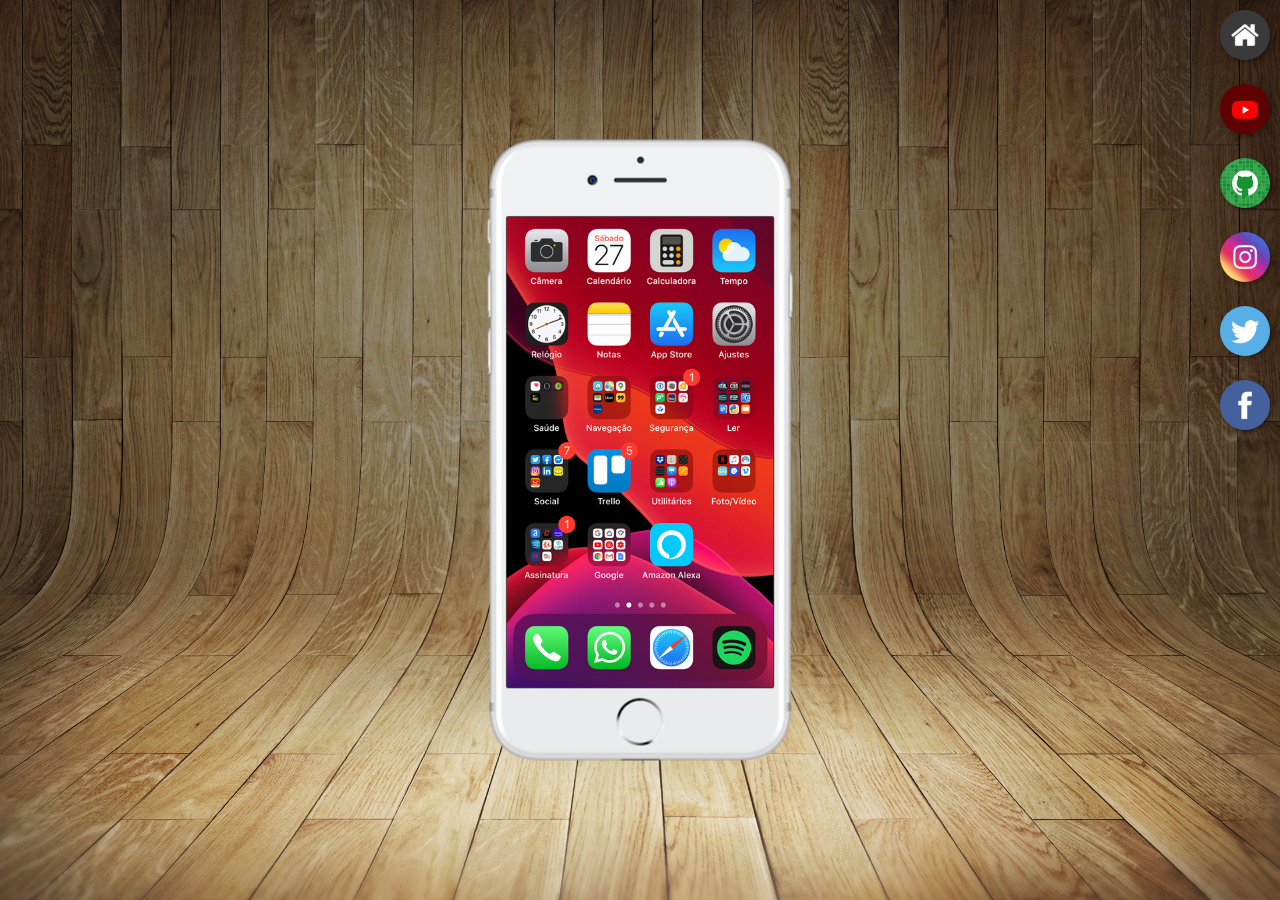
<file: index.html>
<!DOCTYPE html>
<html lang="pt-br">
<head>
    <meta charset="UTF-8">
    <meta name="viewport" content="width=device-width, initial-scale=1.0">
    <link rel="stylesheet" href="estilos/style.css">
    <link rel="shortcut icon" href="favicon.ico" type="image/x-icon">
    <title>Projeto Redes Sociais</title>
</head>
<body>
    <main>
        <section id="telefone">
            <iframe src="home.html" frameborder="0" name="tela" id="tela">
                Navegadr não compatível.
            </iframe>
        </section>
        <section id="redesociais">
            <a href="home.html" target="tela"><img src="imagens/logo-home.jpg" alt=""></a> <br>
            <a href="youtube.html" target="tela"><img src="imagens/logo-youtube.jpg" alt=""></a> <br>
            <a href="github.html" target="tela"><img src="imagens/logo-github.jpg" alt=""></a> <br>
            <a href="instagram.html" target="tela"><img src="imagens/logo-instagram.jpg" alt=""></a> <br>
            <a href="twitter.html" target="tela"><img src="imagens/logo-twitter.jpg" alt=""></a> <br>
            <a href="facebook.html" target="tela"><img src="imagens/logo-facebook.jpg" alt=""></a>
        </section>
    </main>
</body>
</html>
</file>
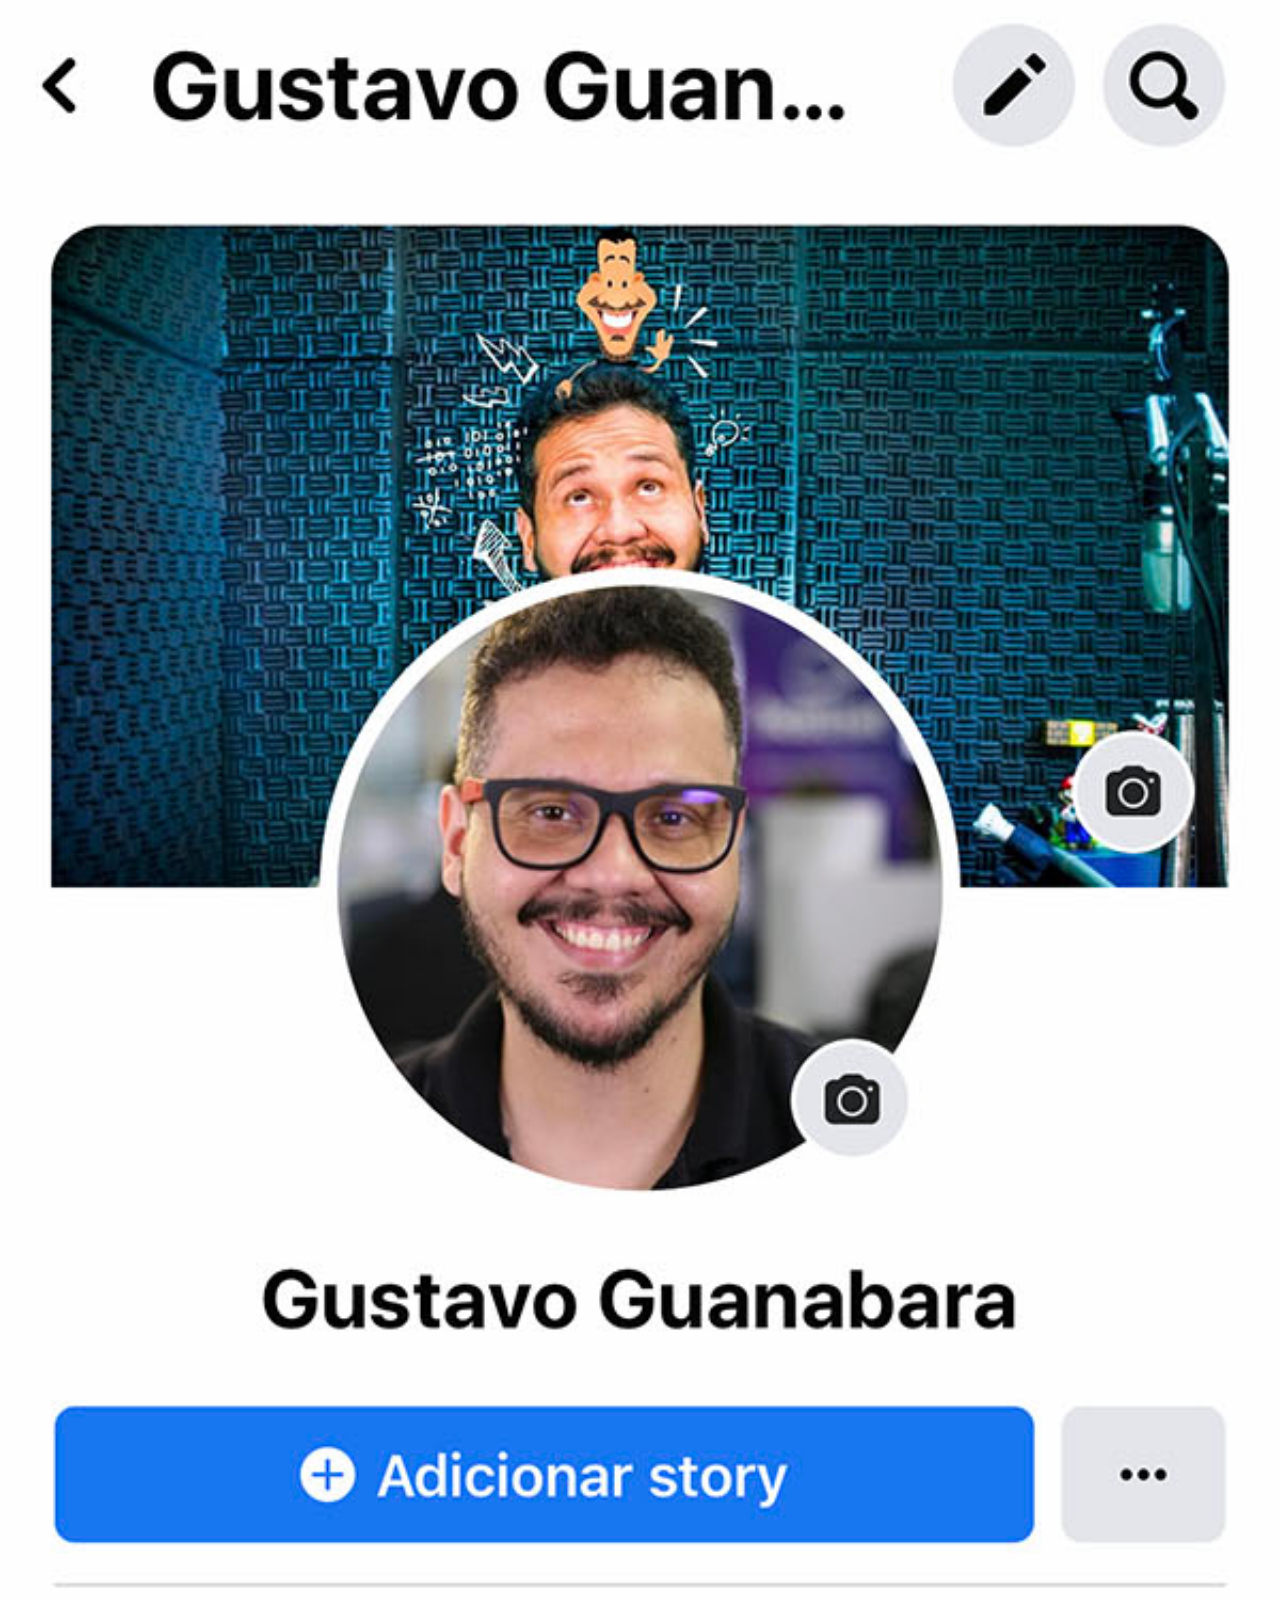
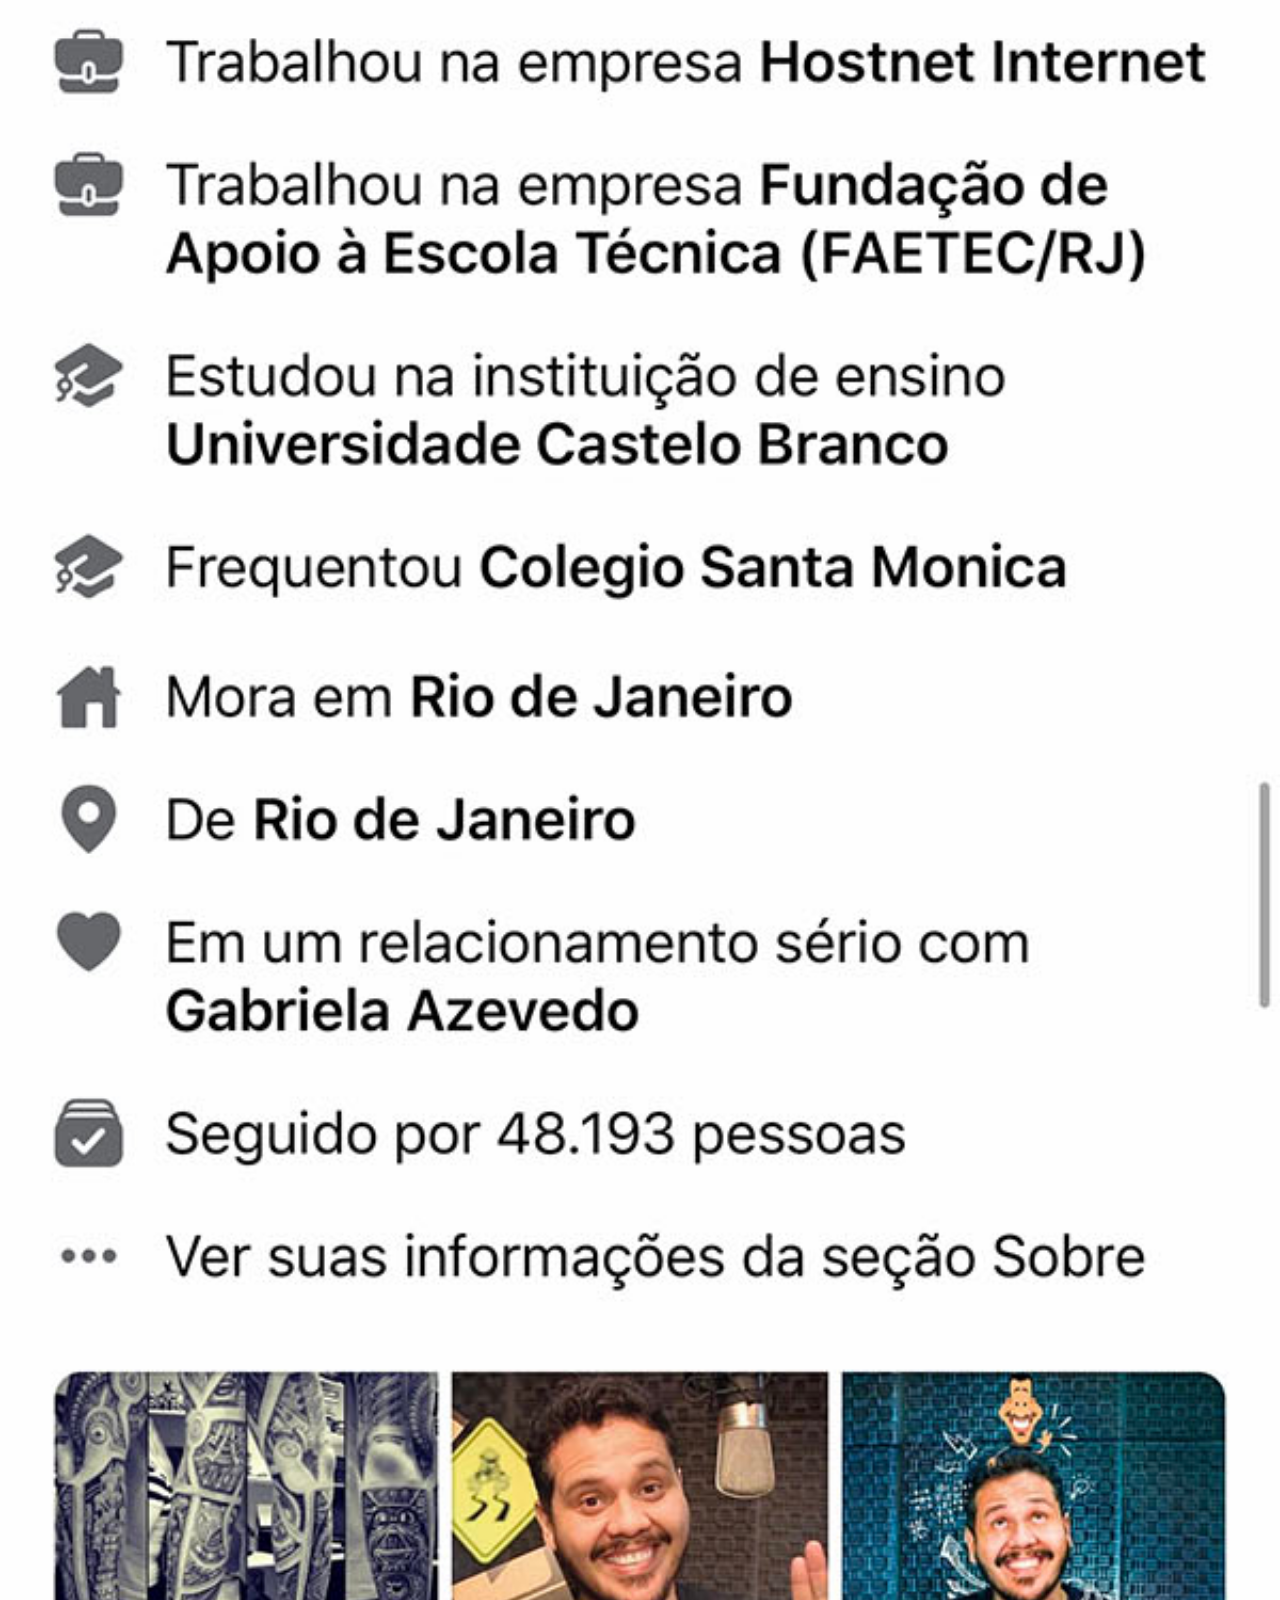
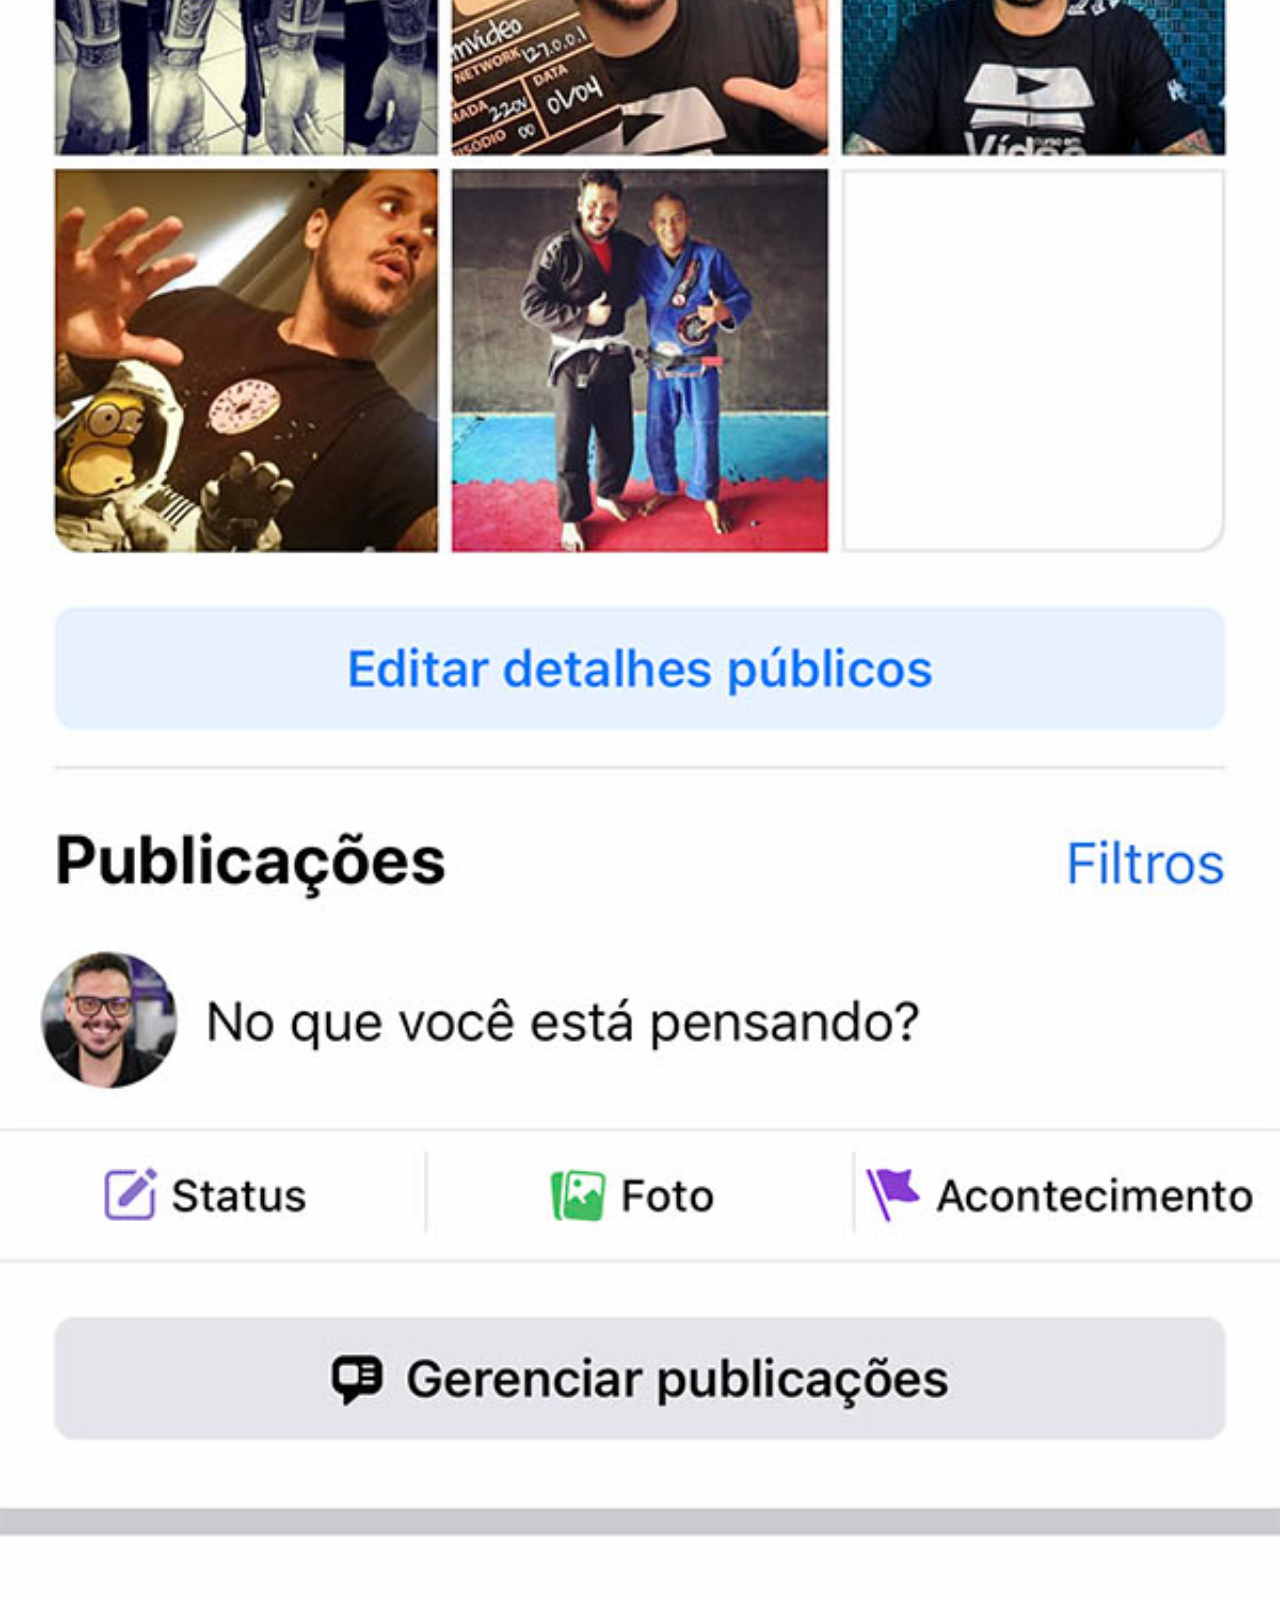
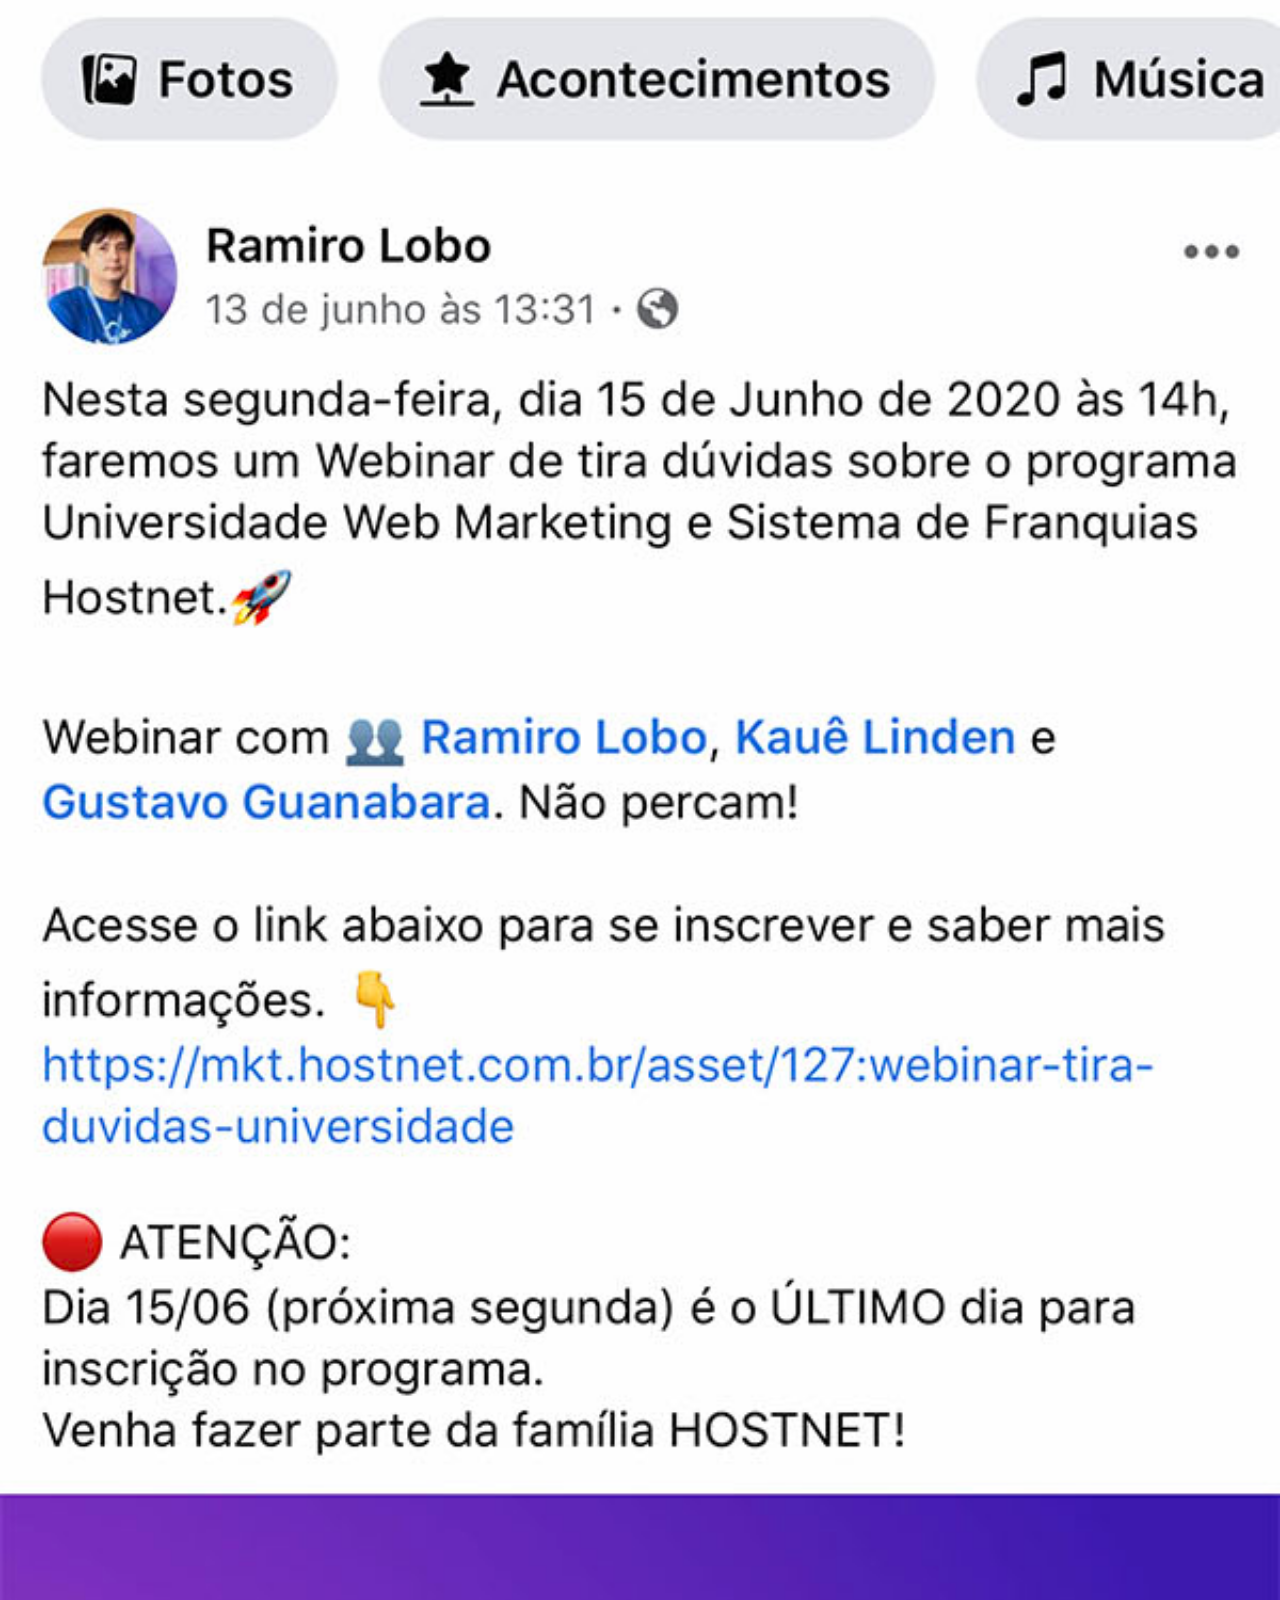
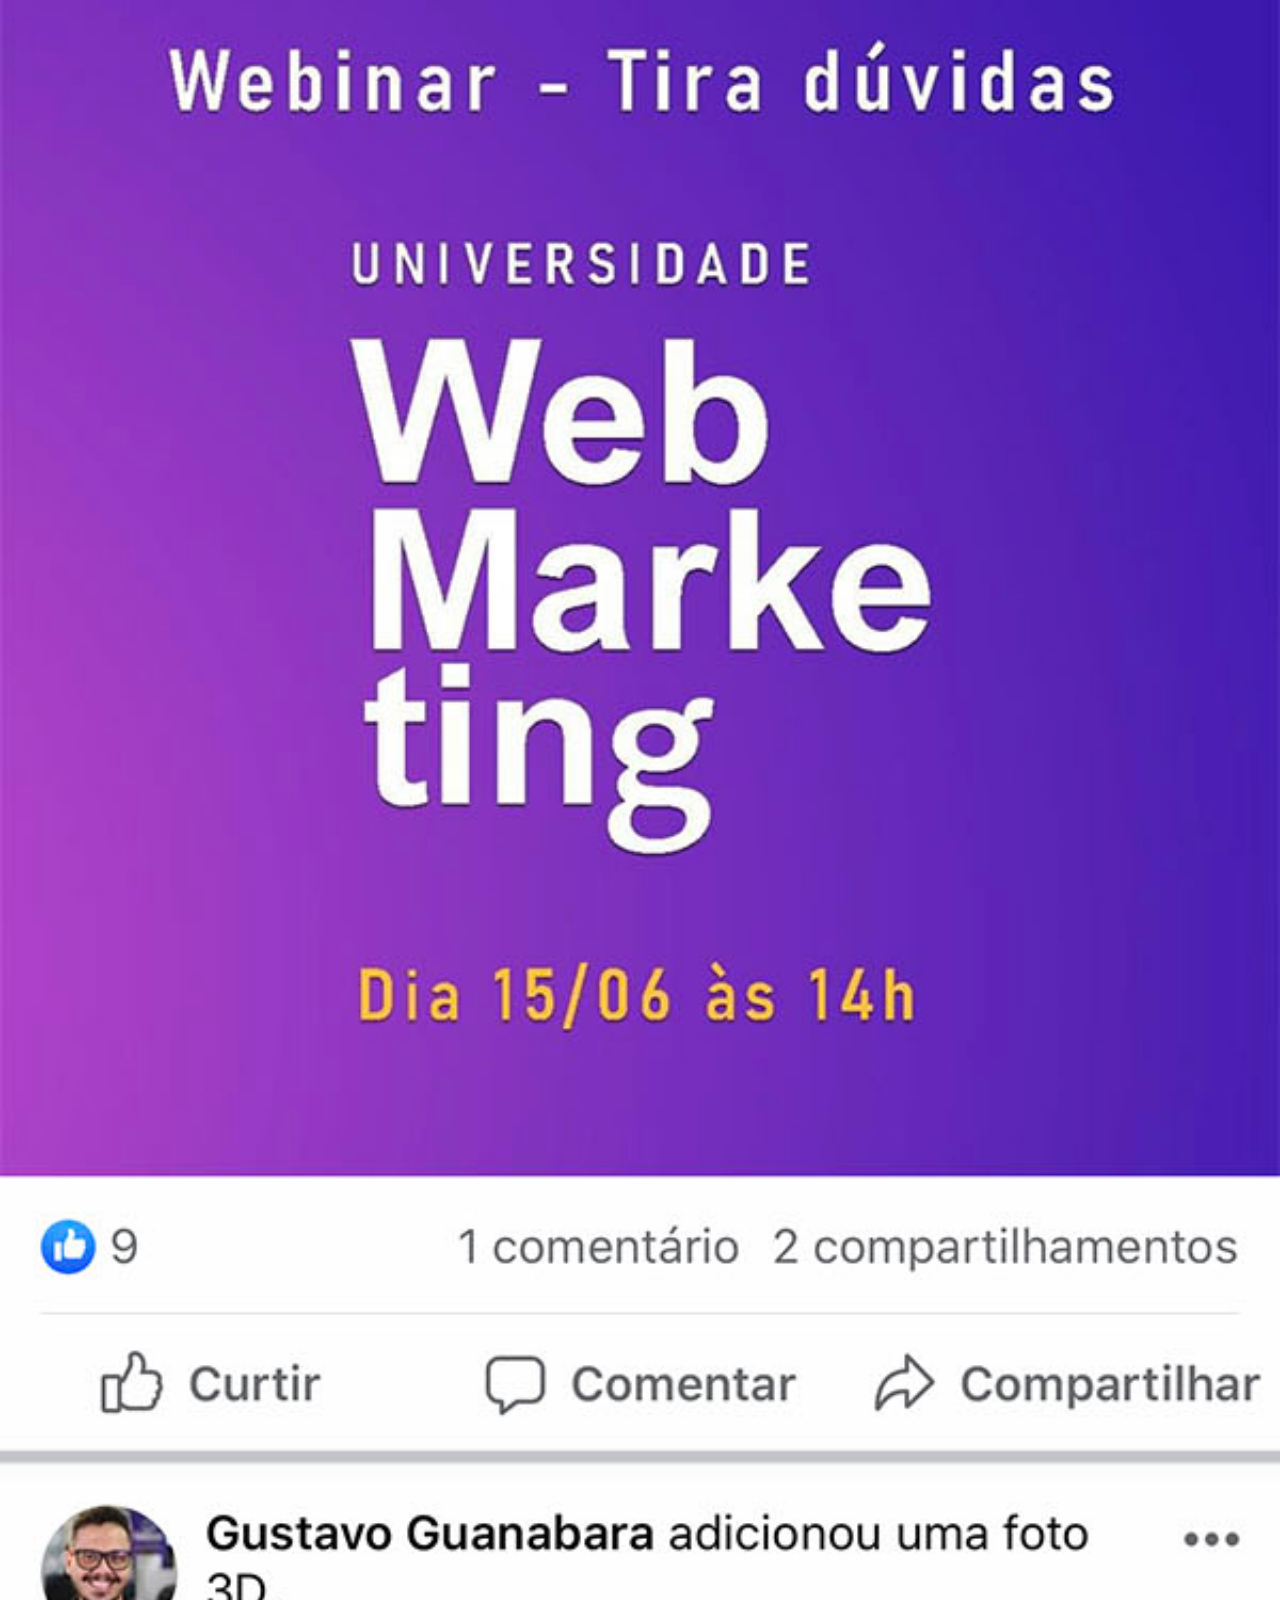
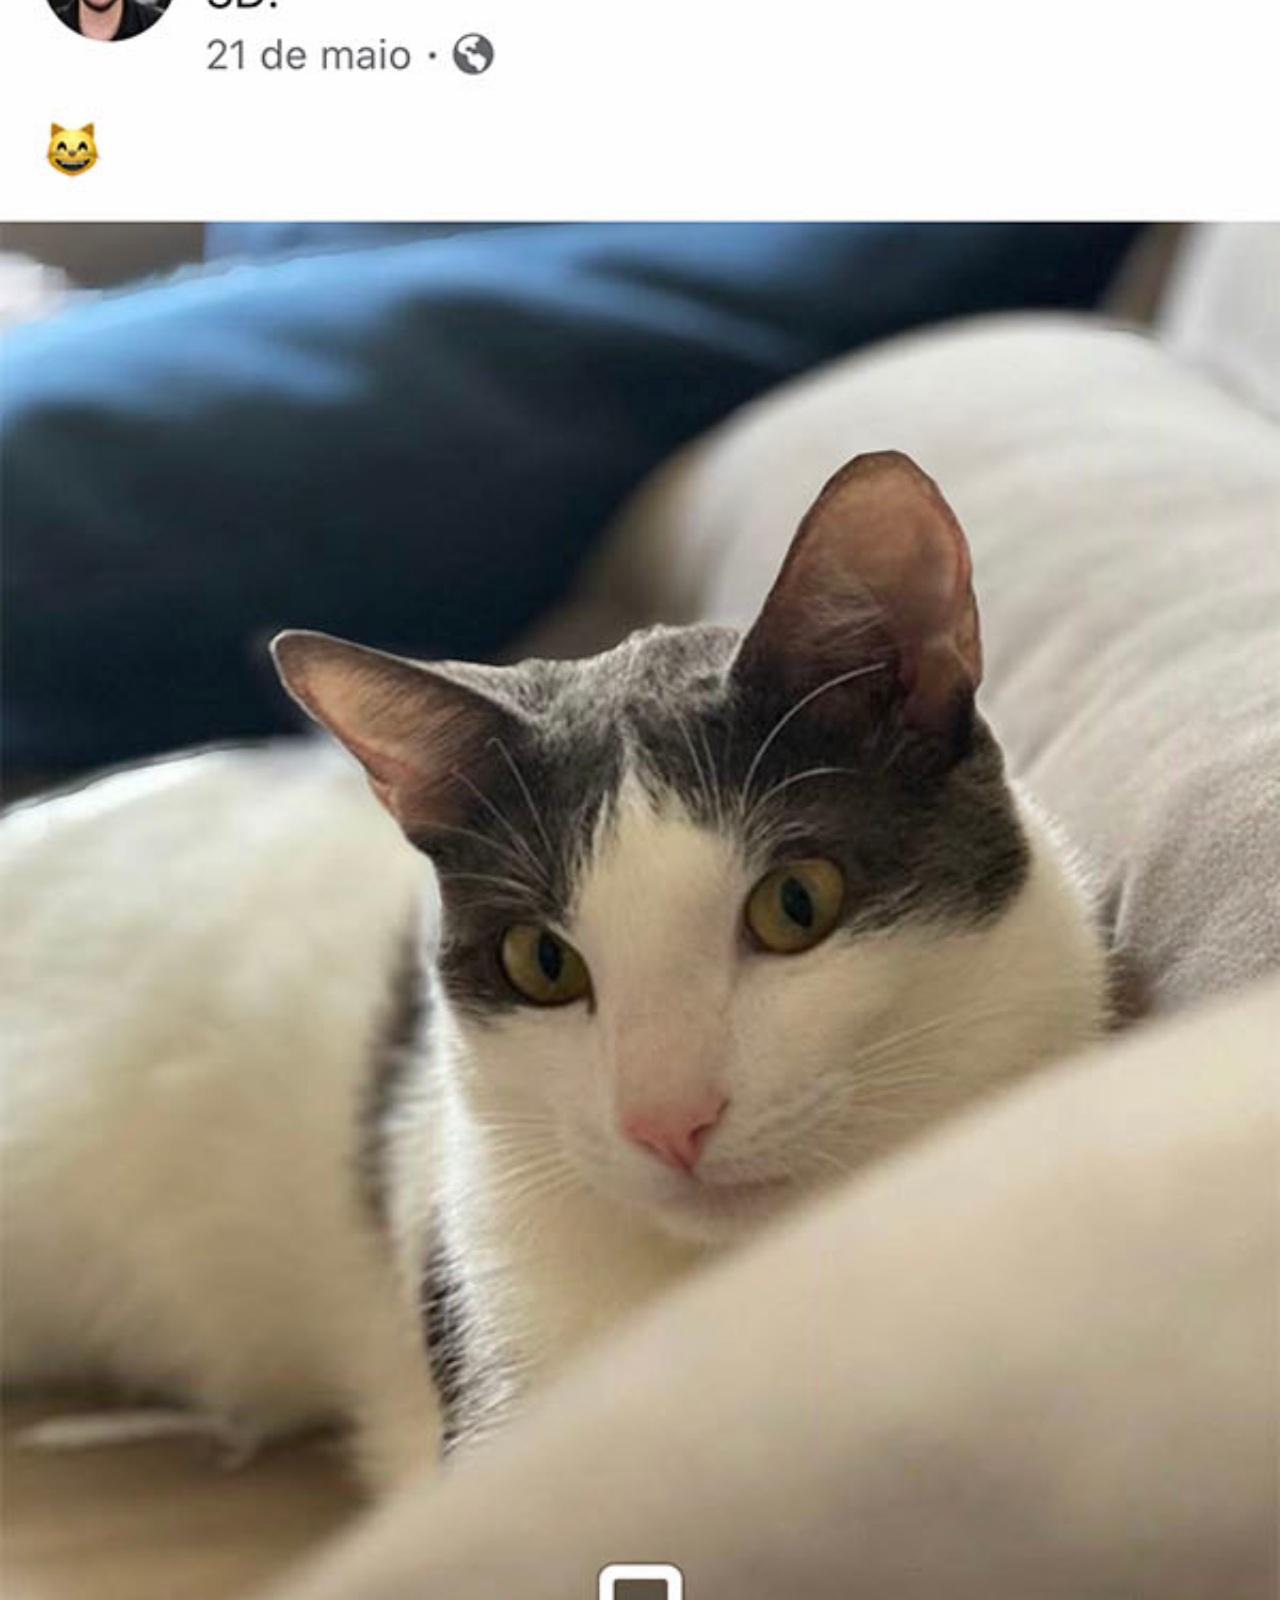
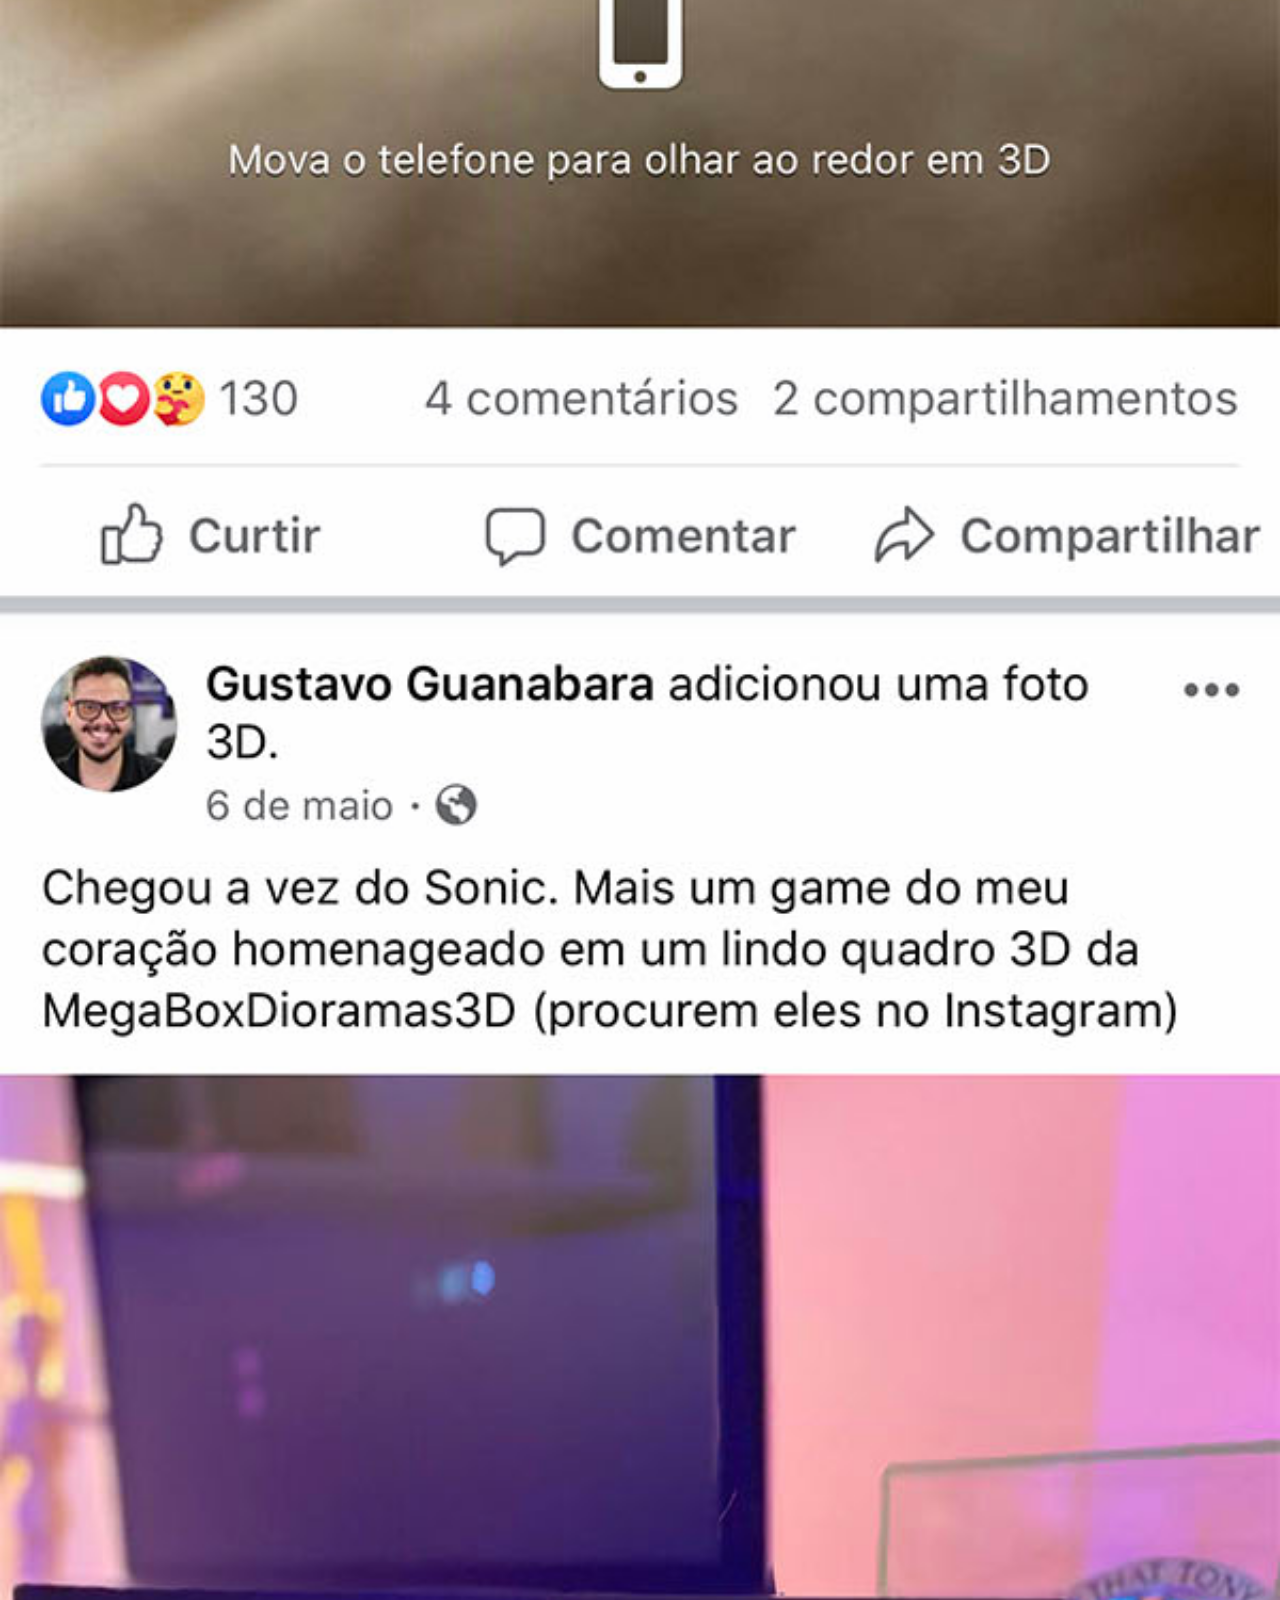
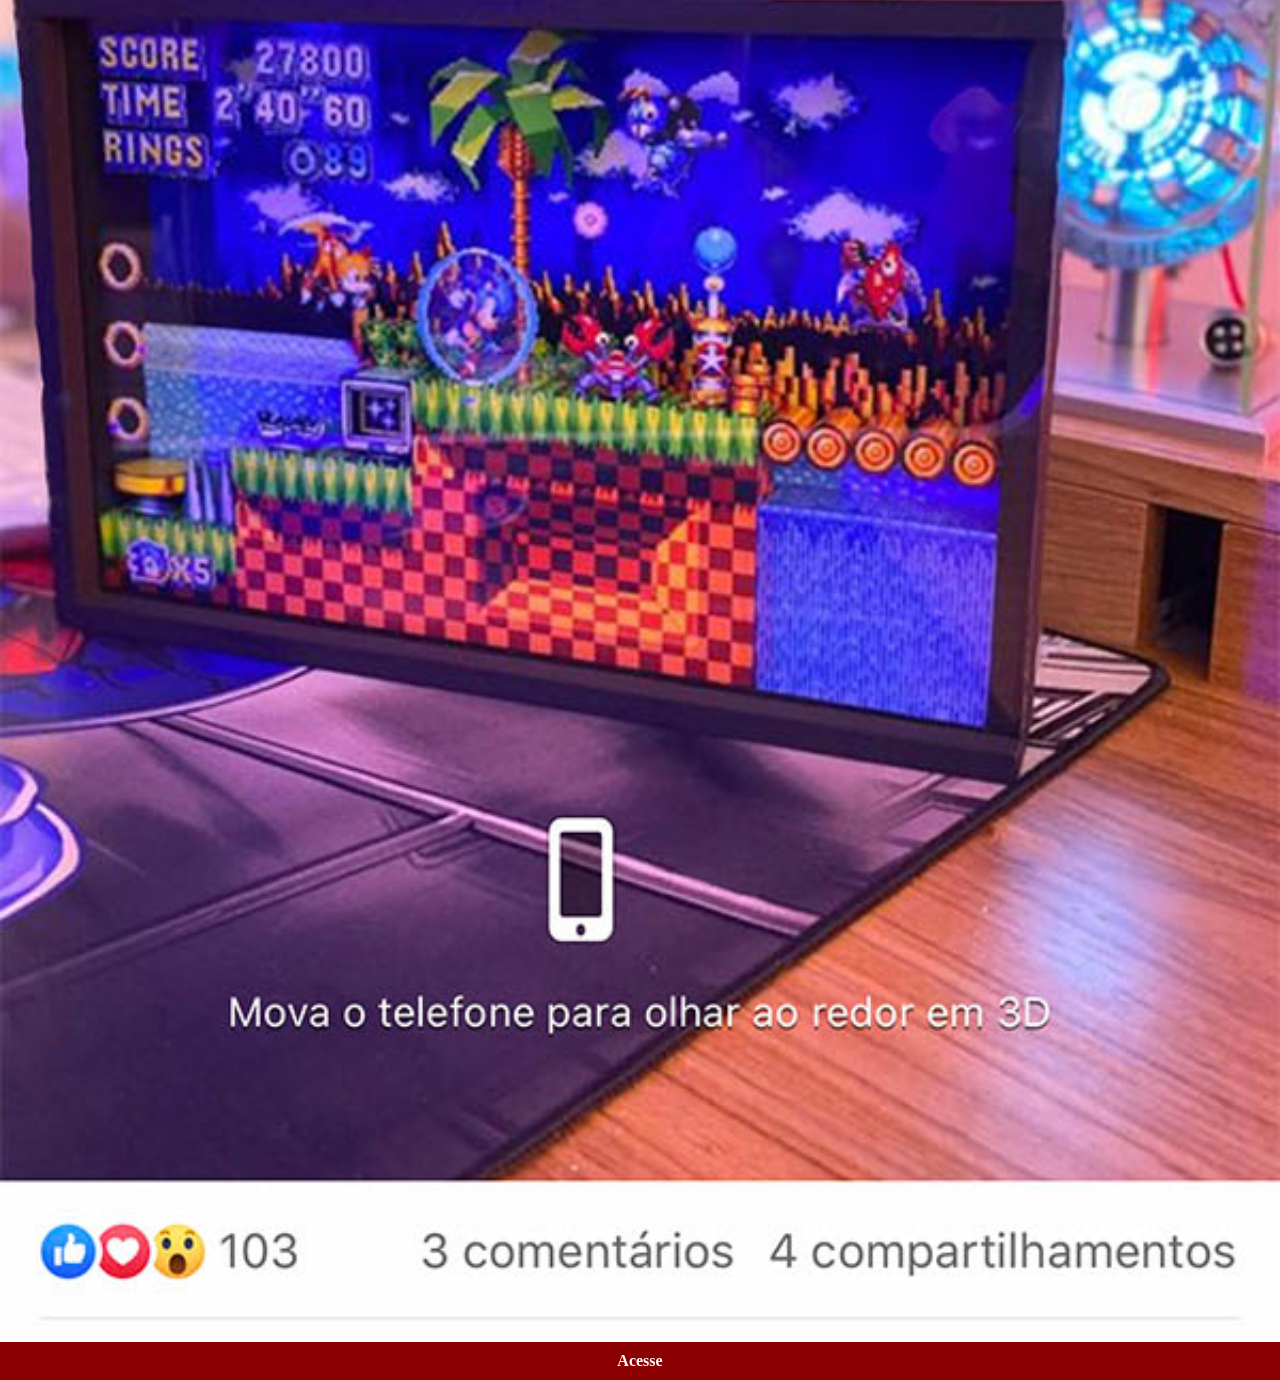
<file: facebook.html>
<!DOCTYPE html>
<html lang="pt-br">
<head>
    <meta charset="UTF-8">
    <meta name="viewport" content="width=device-width, initial-scale=1.0">
    <title>logo-facebook</title>
    <link rel="stylesheet" href="estilos/social.css">
</head>
<body>
    <img src="imagens/tela-facebook.jpg" alt="Youtube">
    <a href="https://www.facebook.com/gustavoguanabara/?locale=pt_BR" target="_blank">Acesse</a>
</body>
</html>
</file>
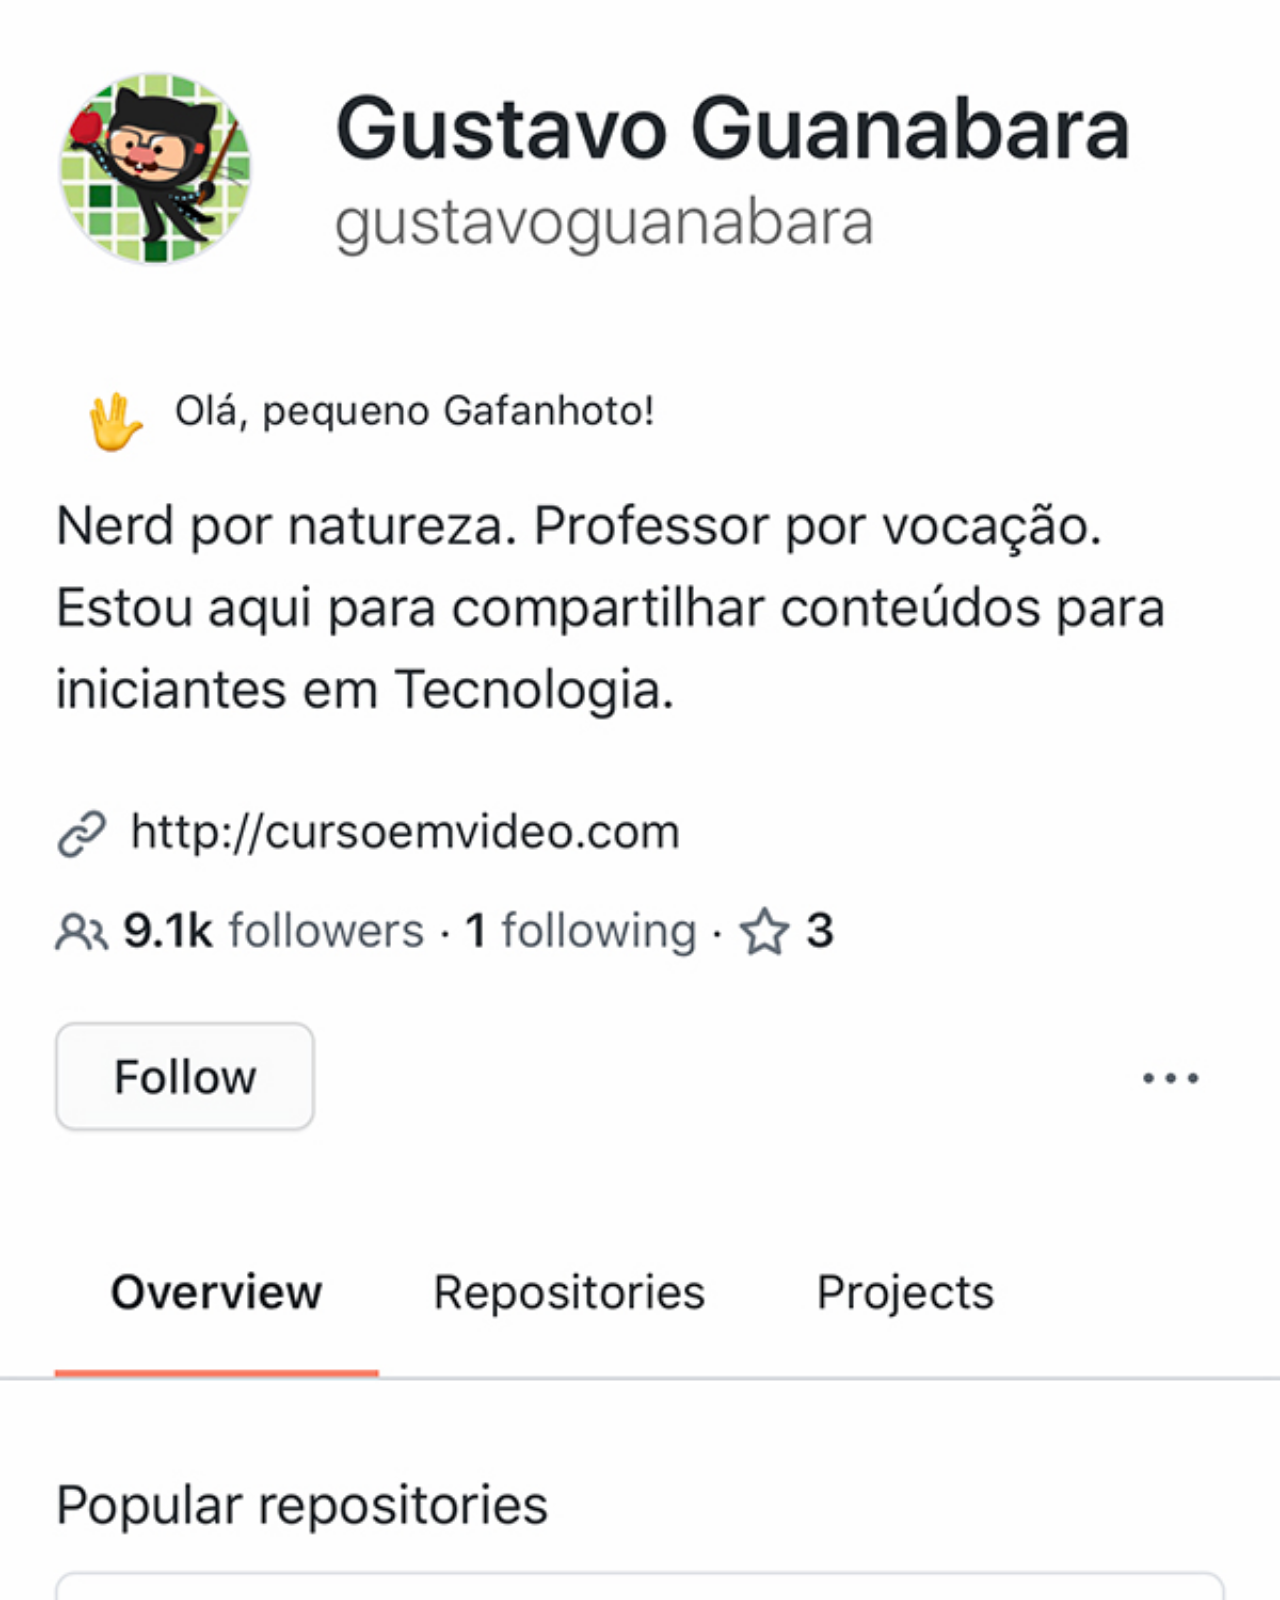
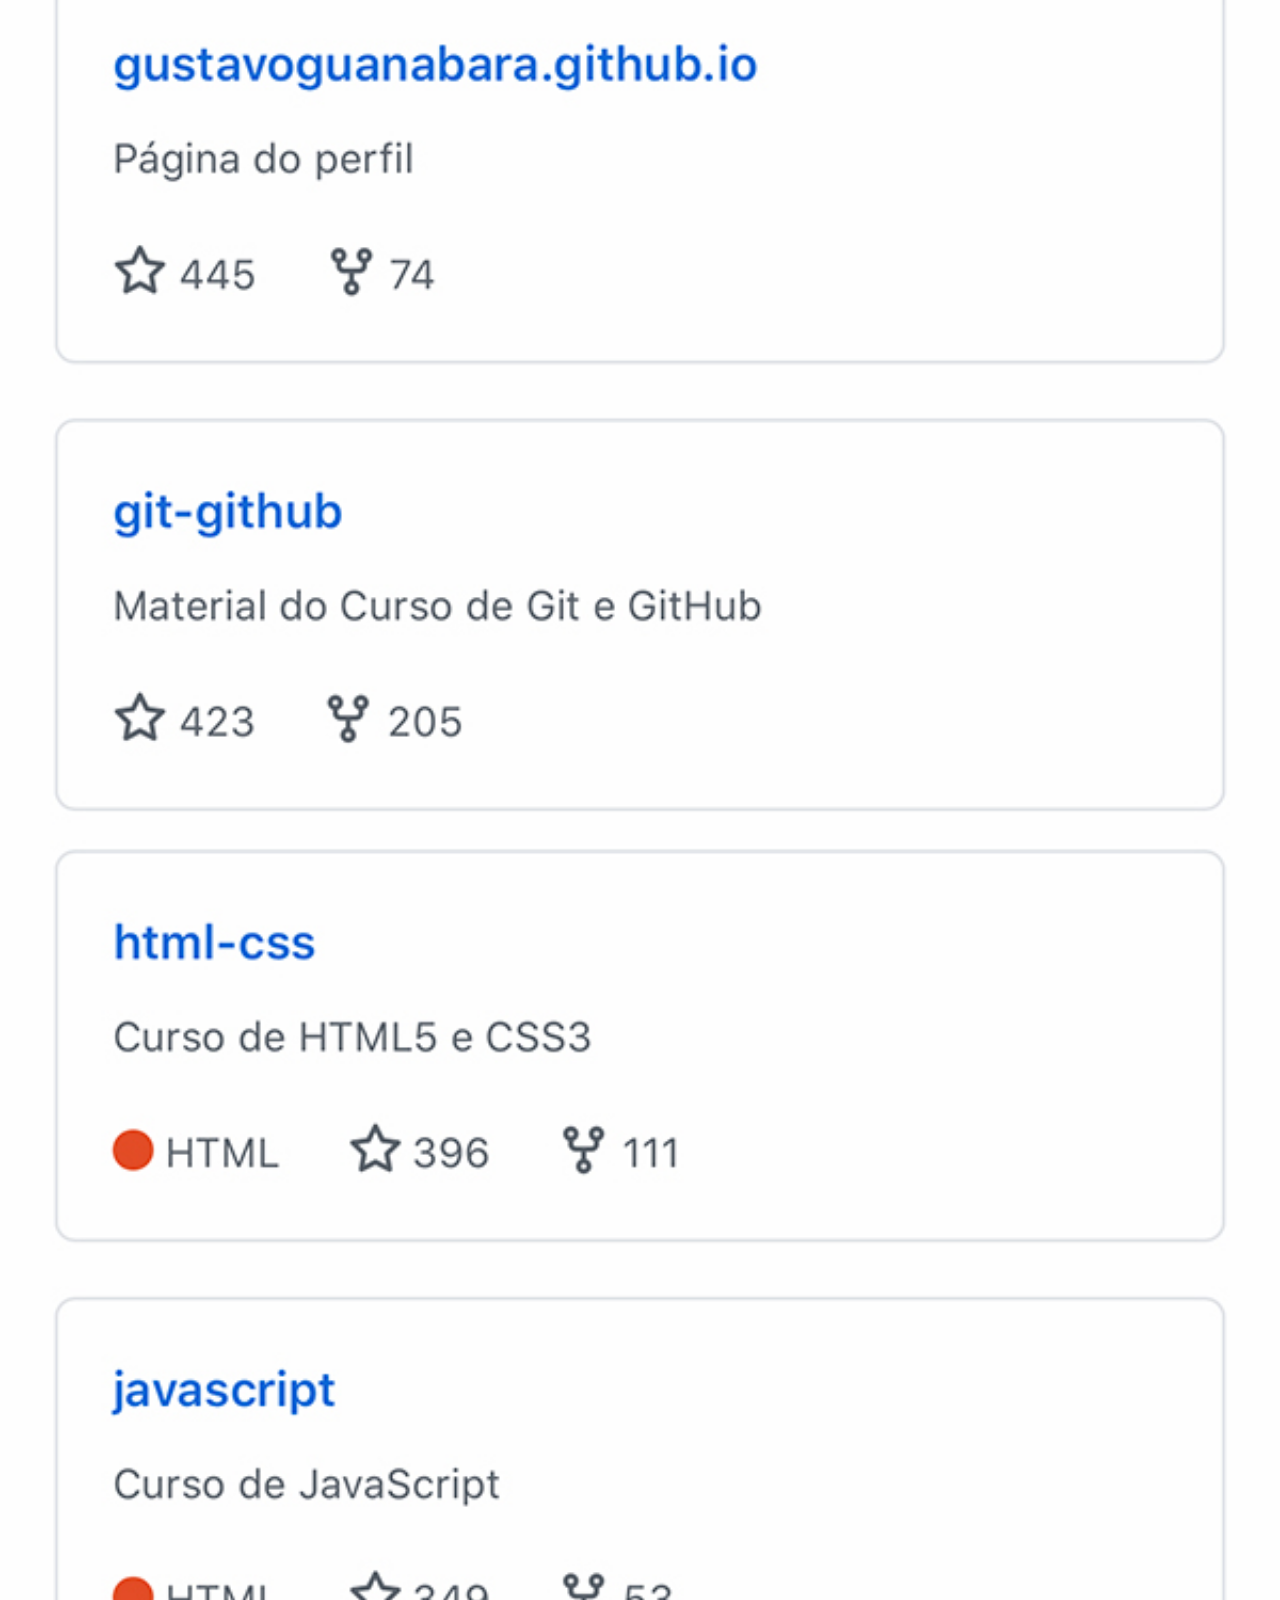
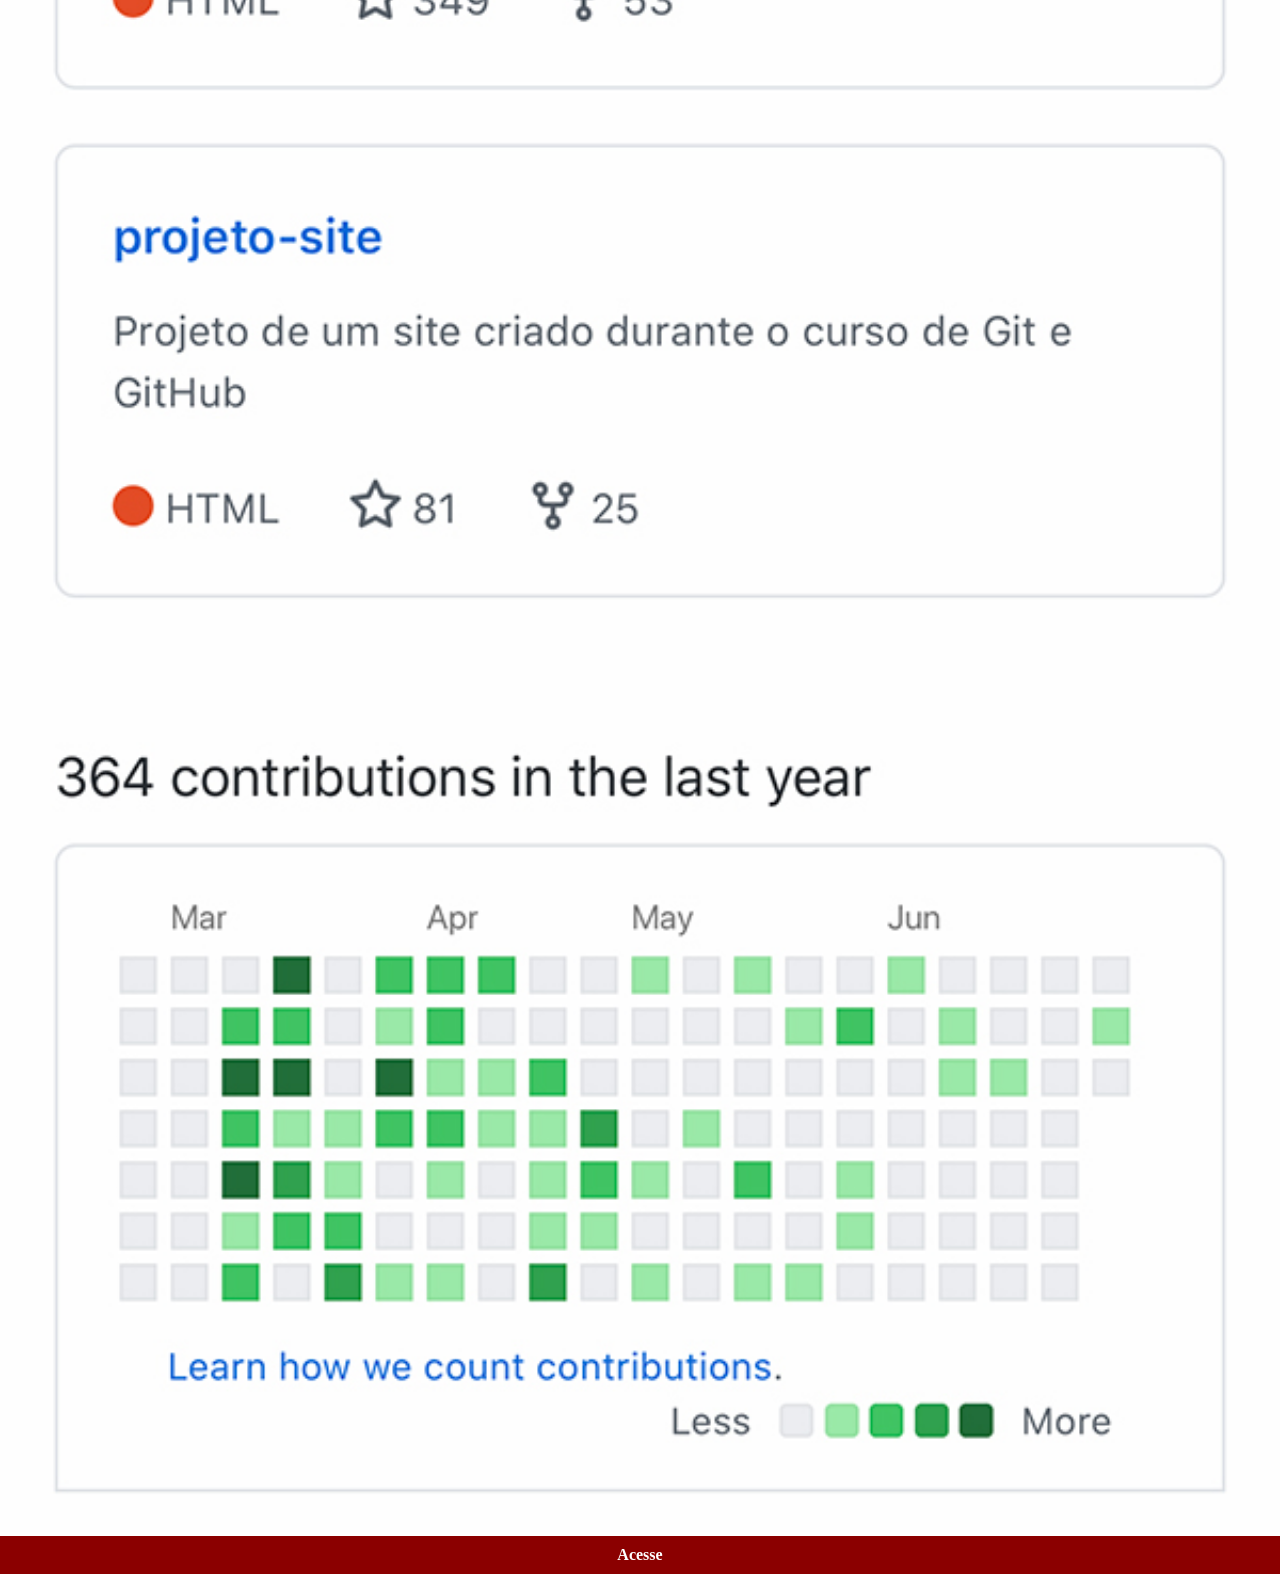
<file: github.html>
<!DOCTYPE html>
<html lang="pt-br">
<head>
    <meta charset="UTF-8">
    <meta name="viewport" content="width=device-width, initial-scale=1.0">
    <title>logo-github</title>
    <link rel="stylesheet" href="estilos/social.css">
</head>
<body>
    <img src="imagens/tela-github.jpg" alt="Youtube">
    <a href="https://github.com/professorguanabara" target="_blank">Acesse</a>
</body>
</html>
</file>
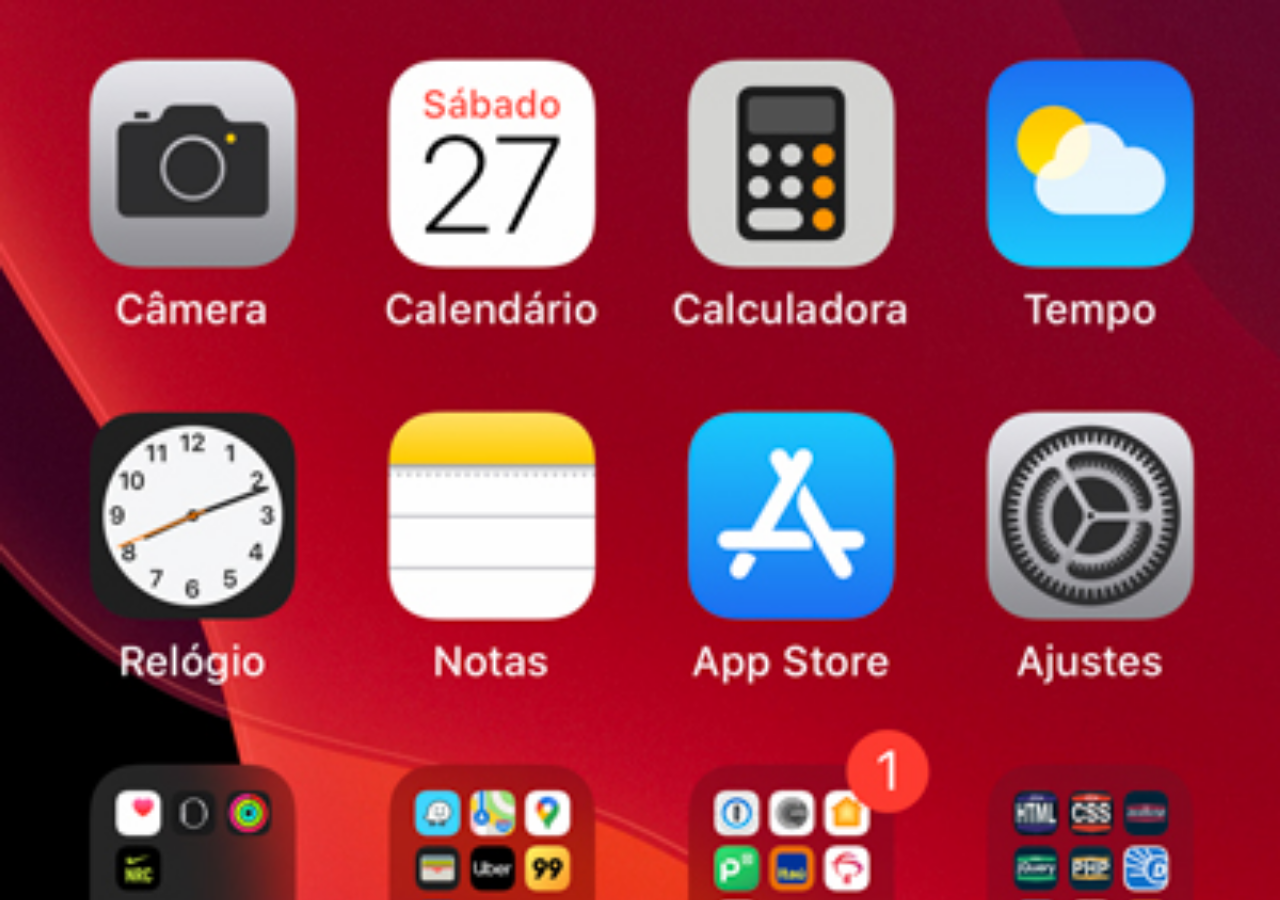
<file: home.html>
<!DOCTYPE html>
<html lang="pt-br">
<head>
    <meta charset="UTF-8">
    <meta name="viewport" content="width=device-width, initial-scale=1.0">
    <title>Home</title>
    <style>
        *{
            padding: 0px;
            margin: 0px;
        }

        body{
            width: 100vw;
            height: 100vh;
            background-color: black;
            background-image: url('imagens/tela-home.jpg');
            background-repeat: no-repeat;
            background-position: top center;
            background-size: cover;
        }
    </style>
</head>
<body>
    
</body>
</html>
</file>
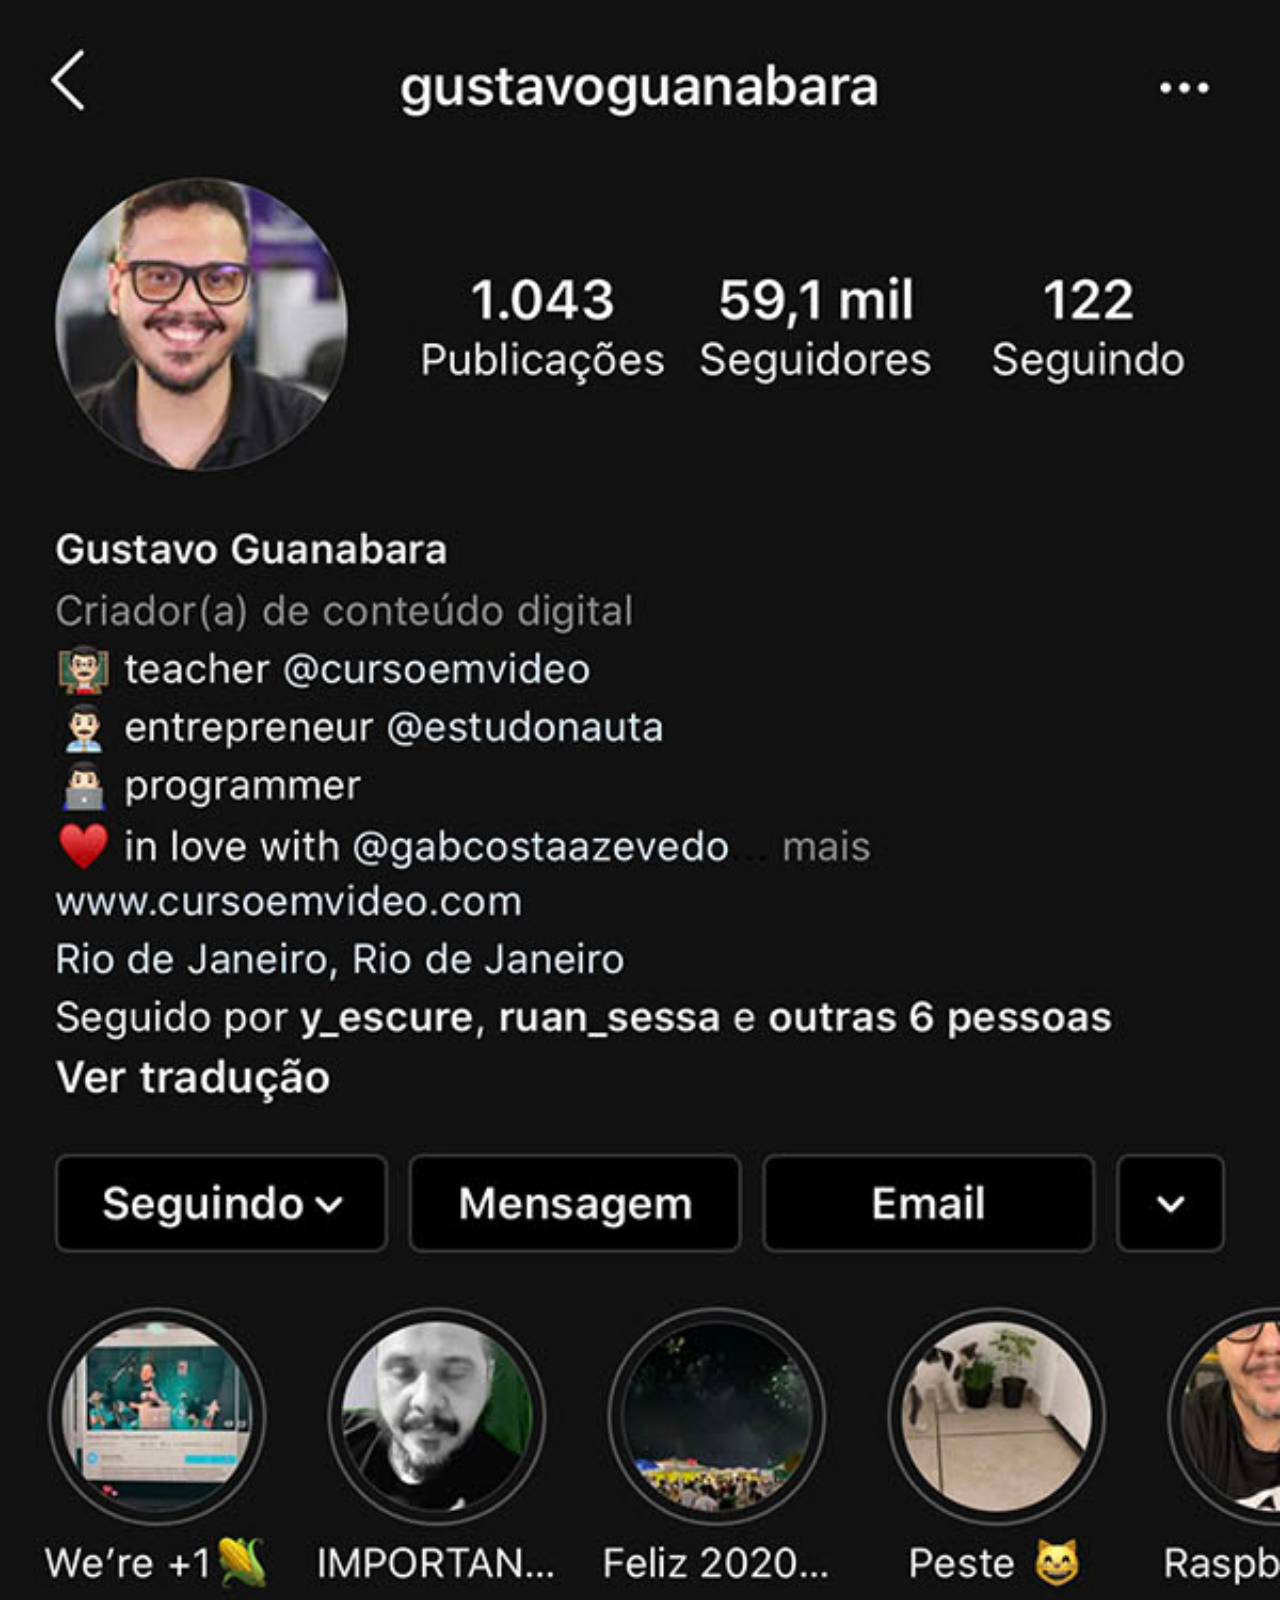
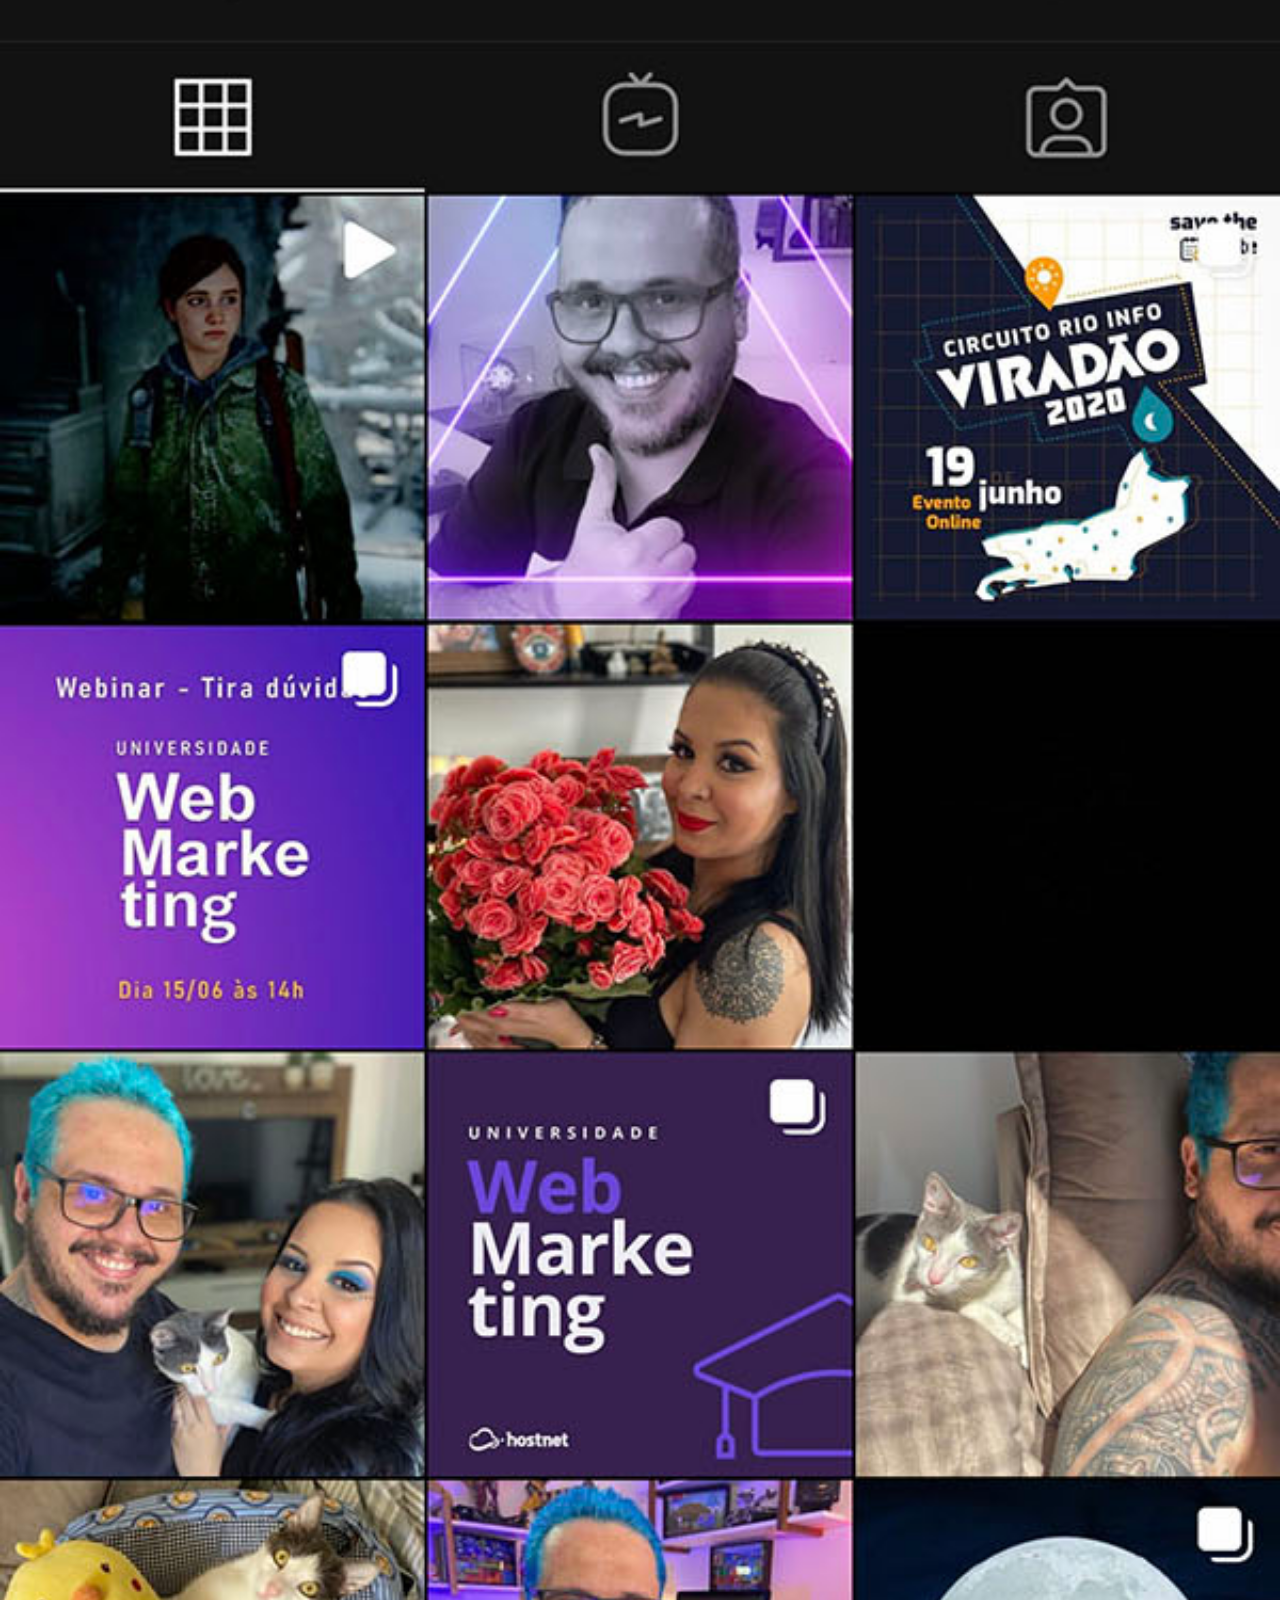
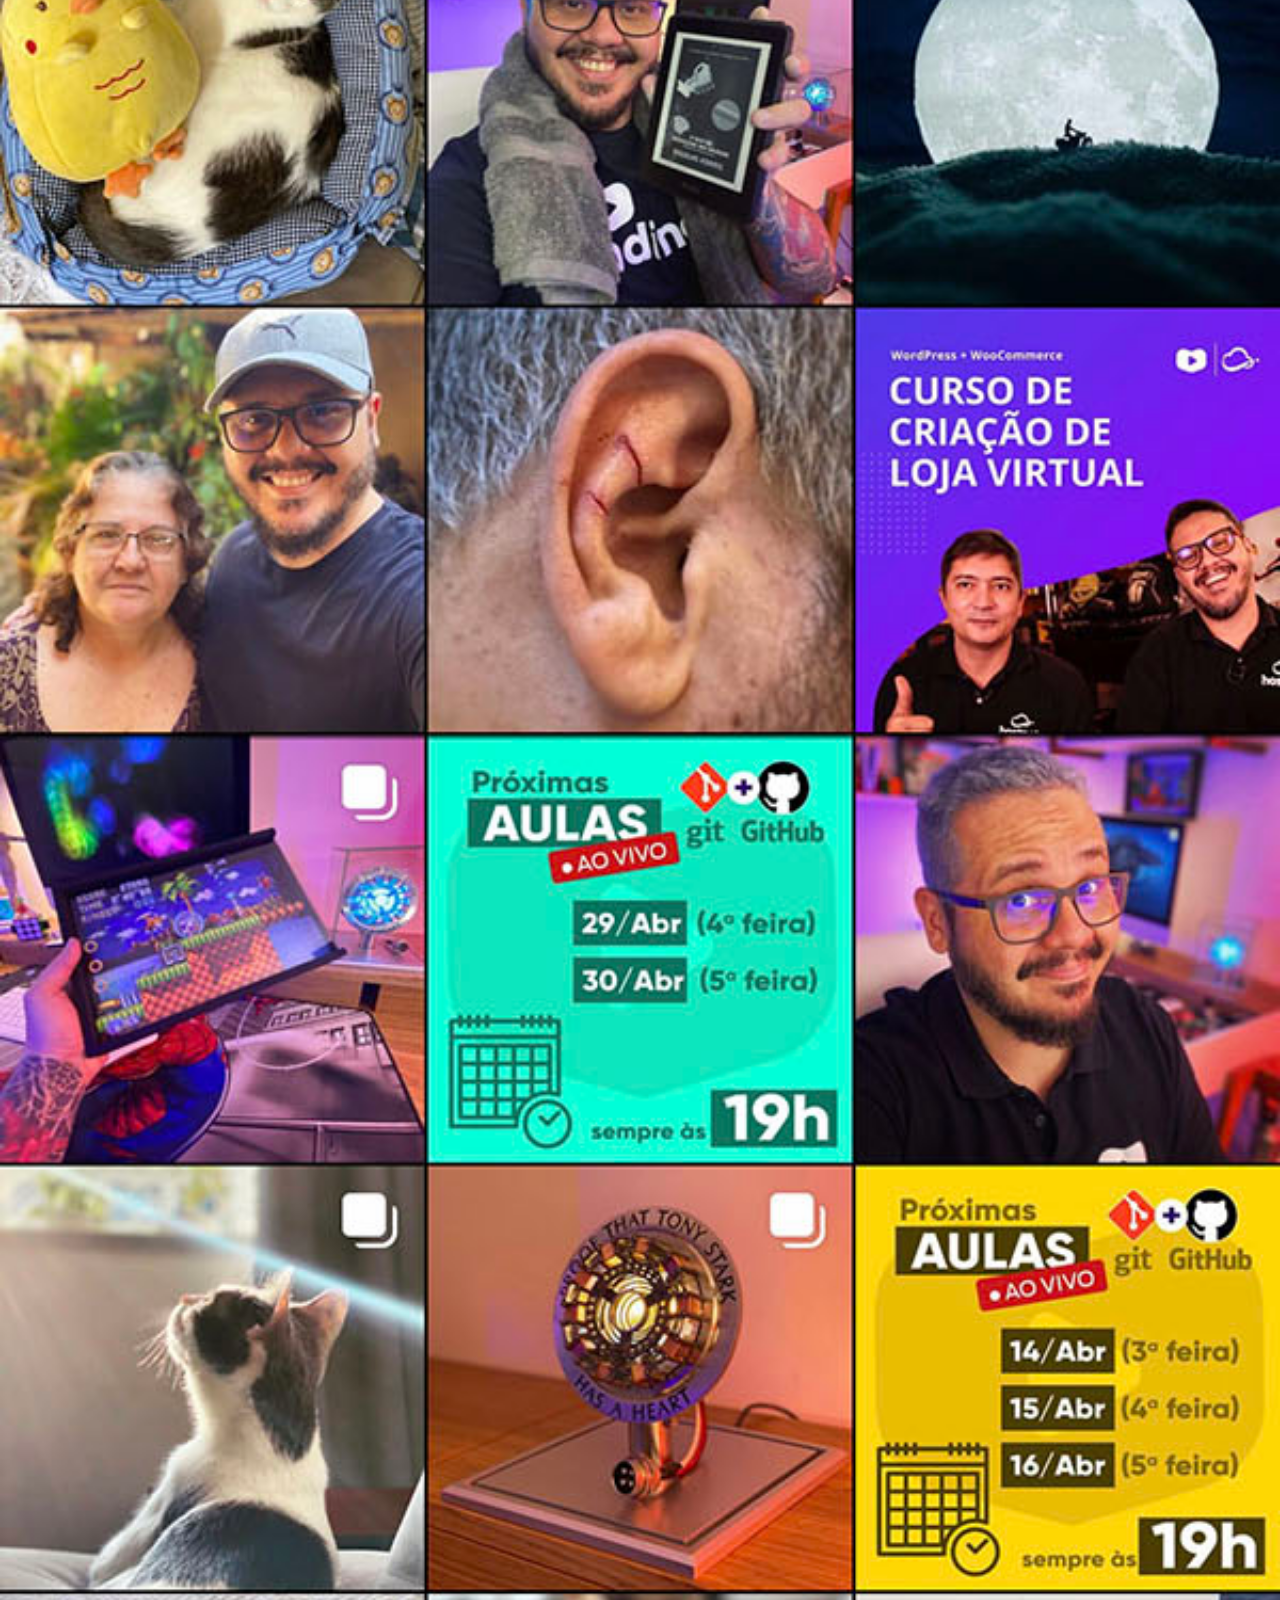
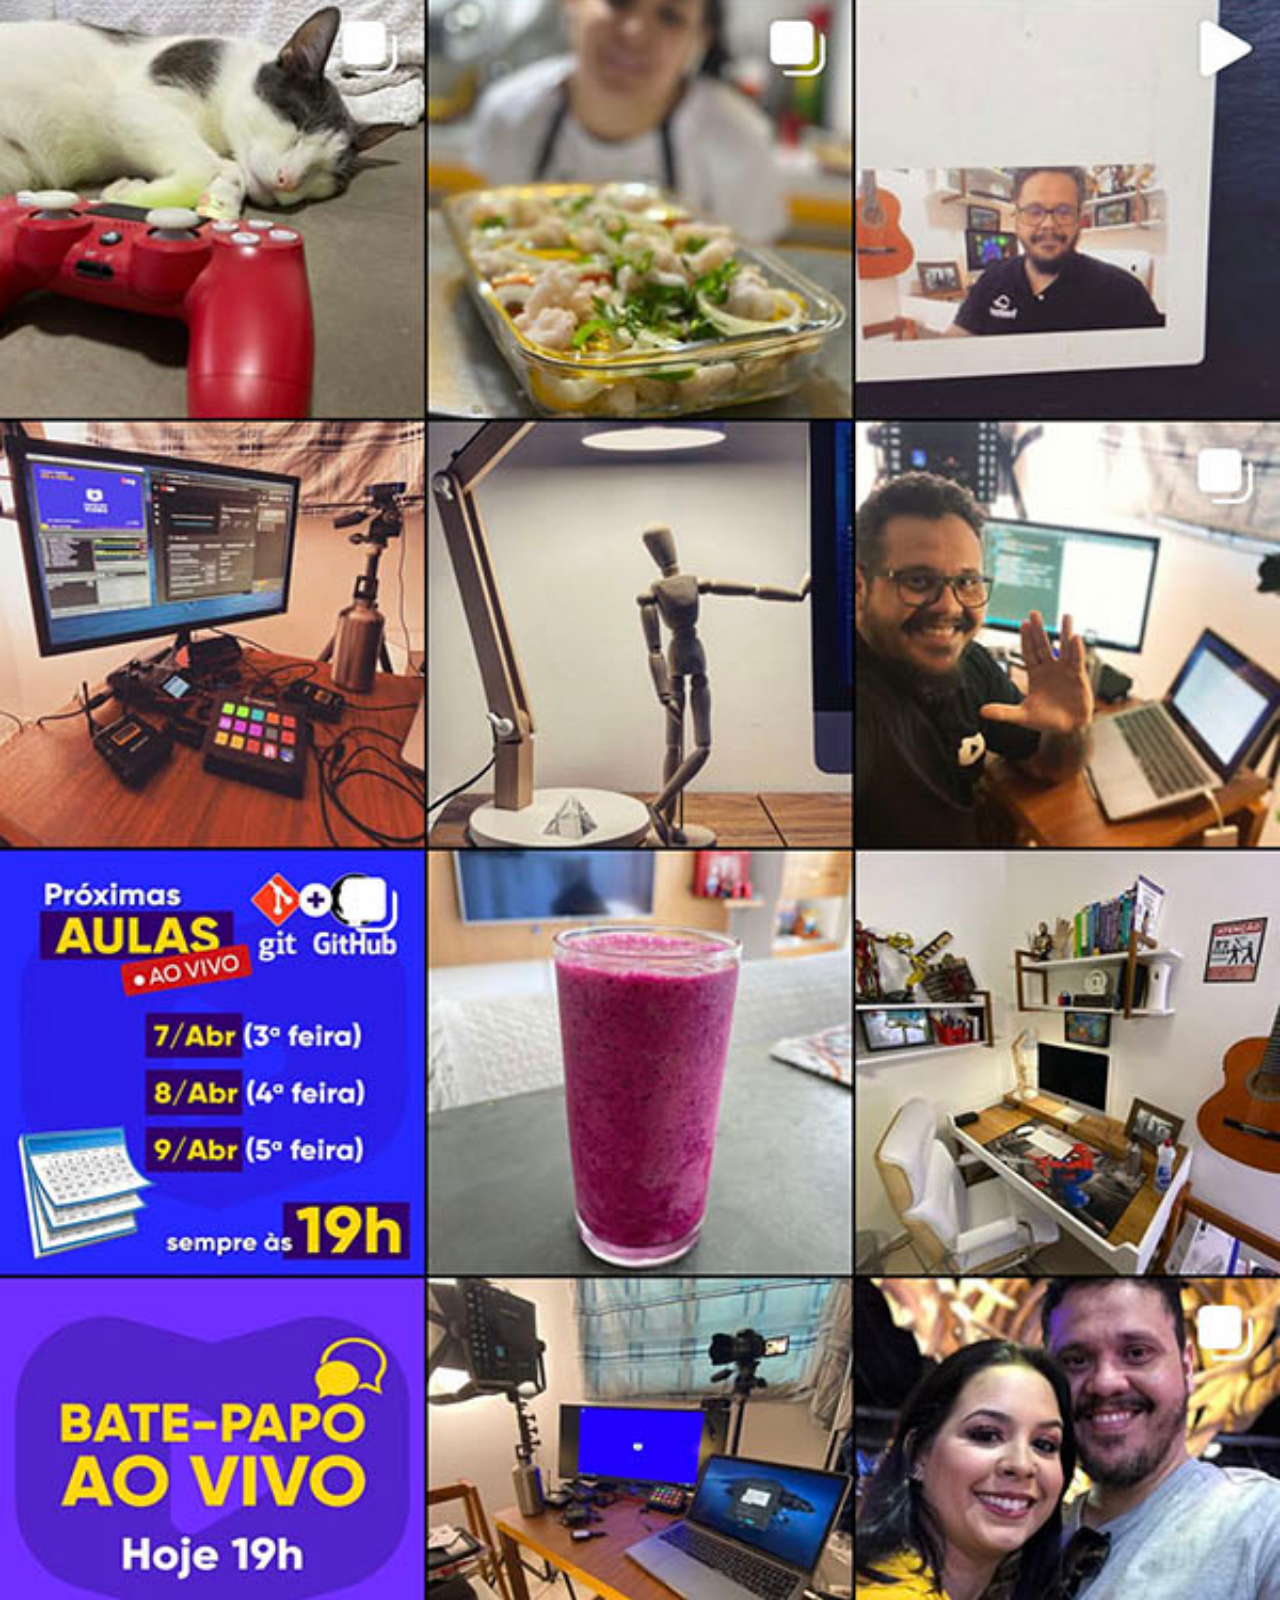
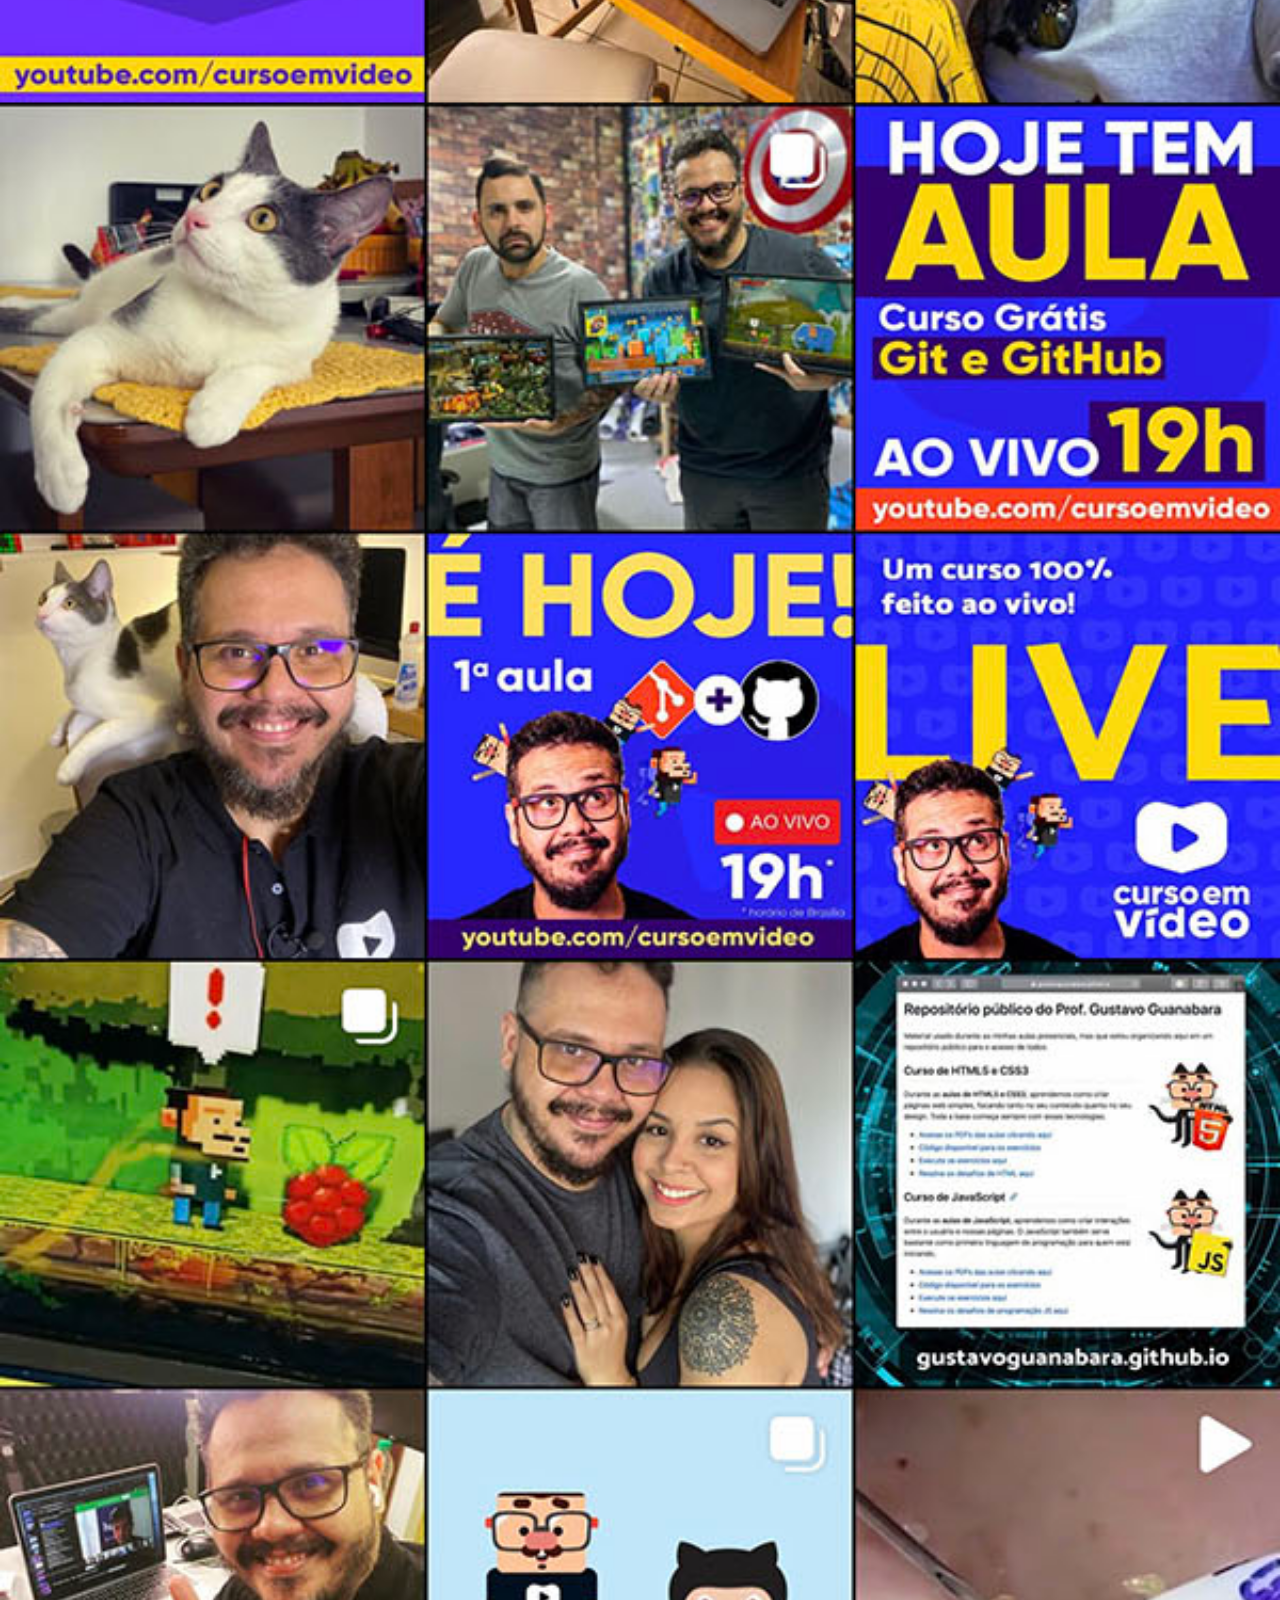
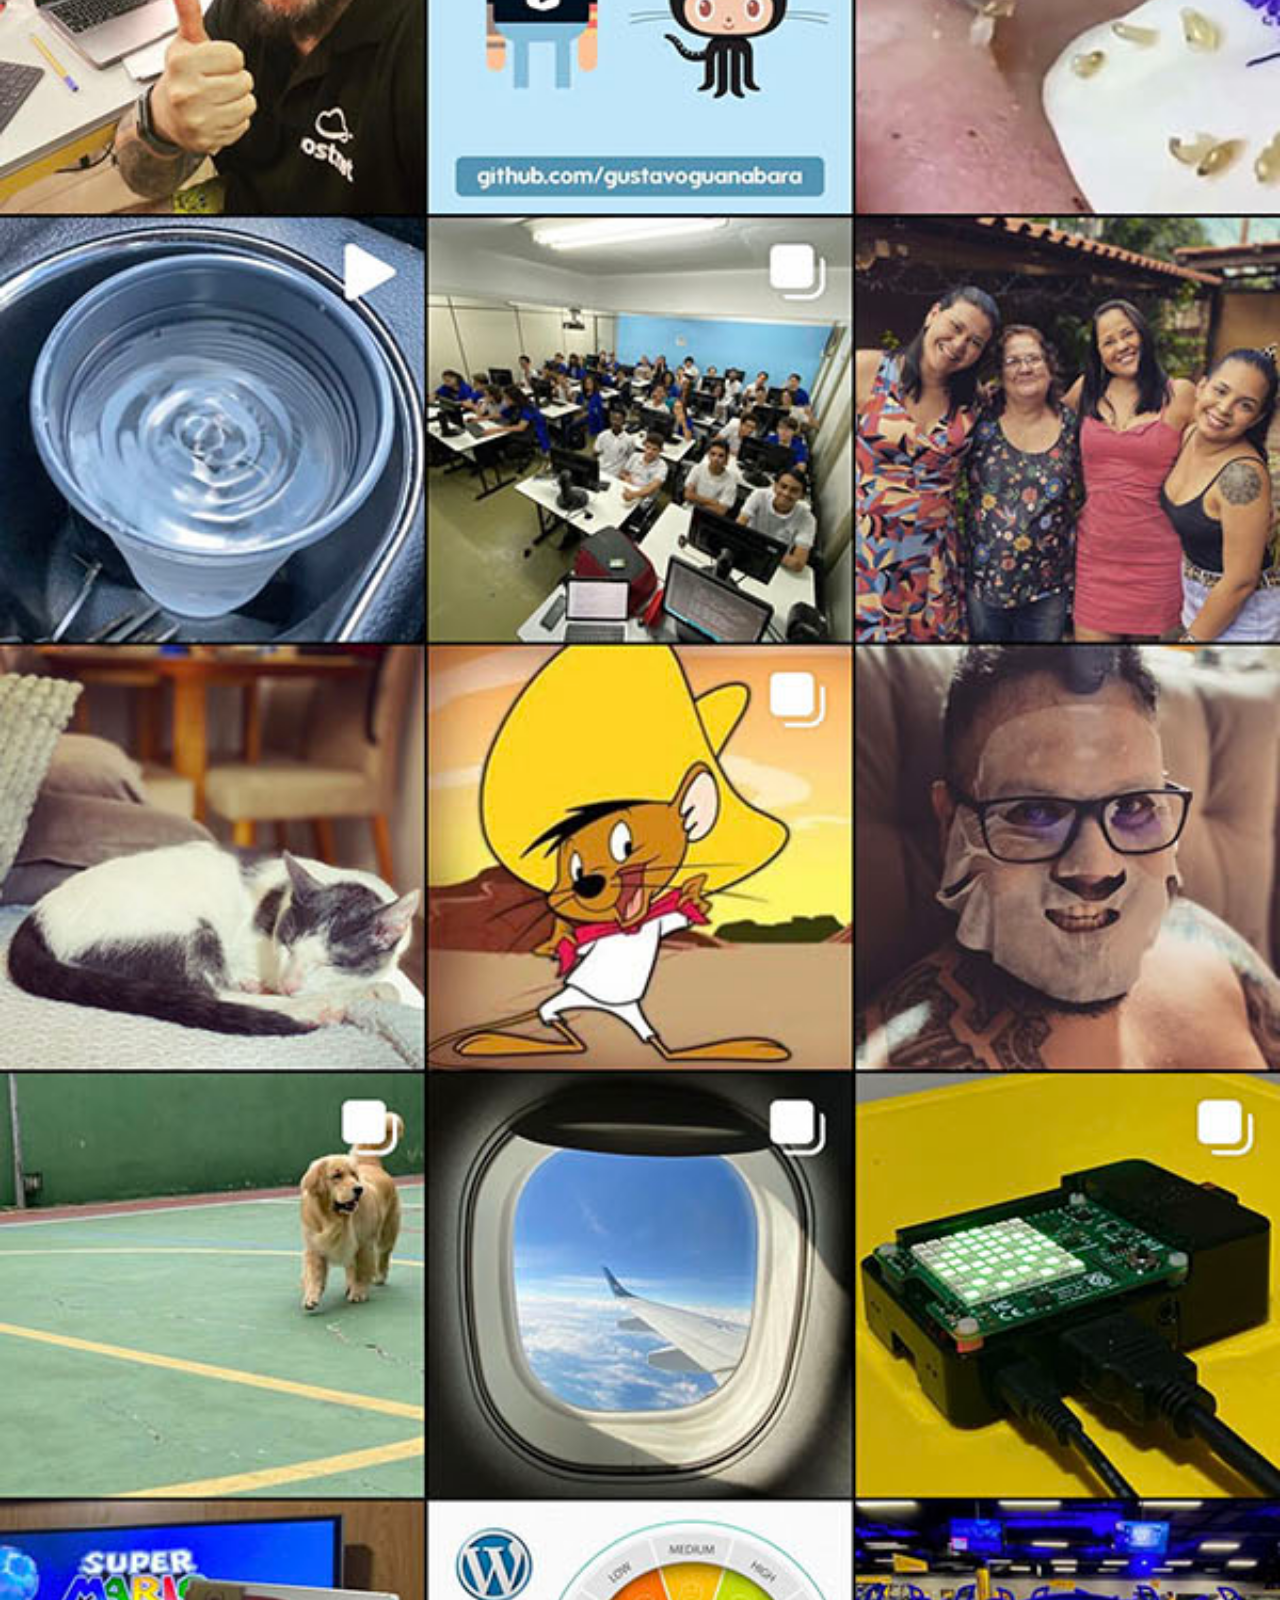
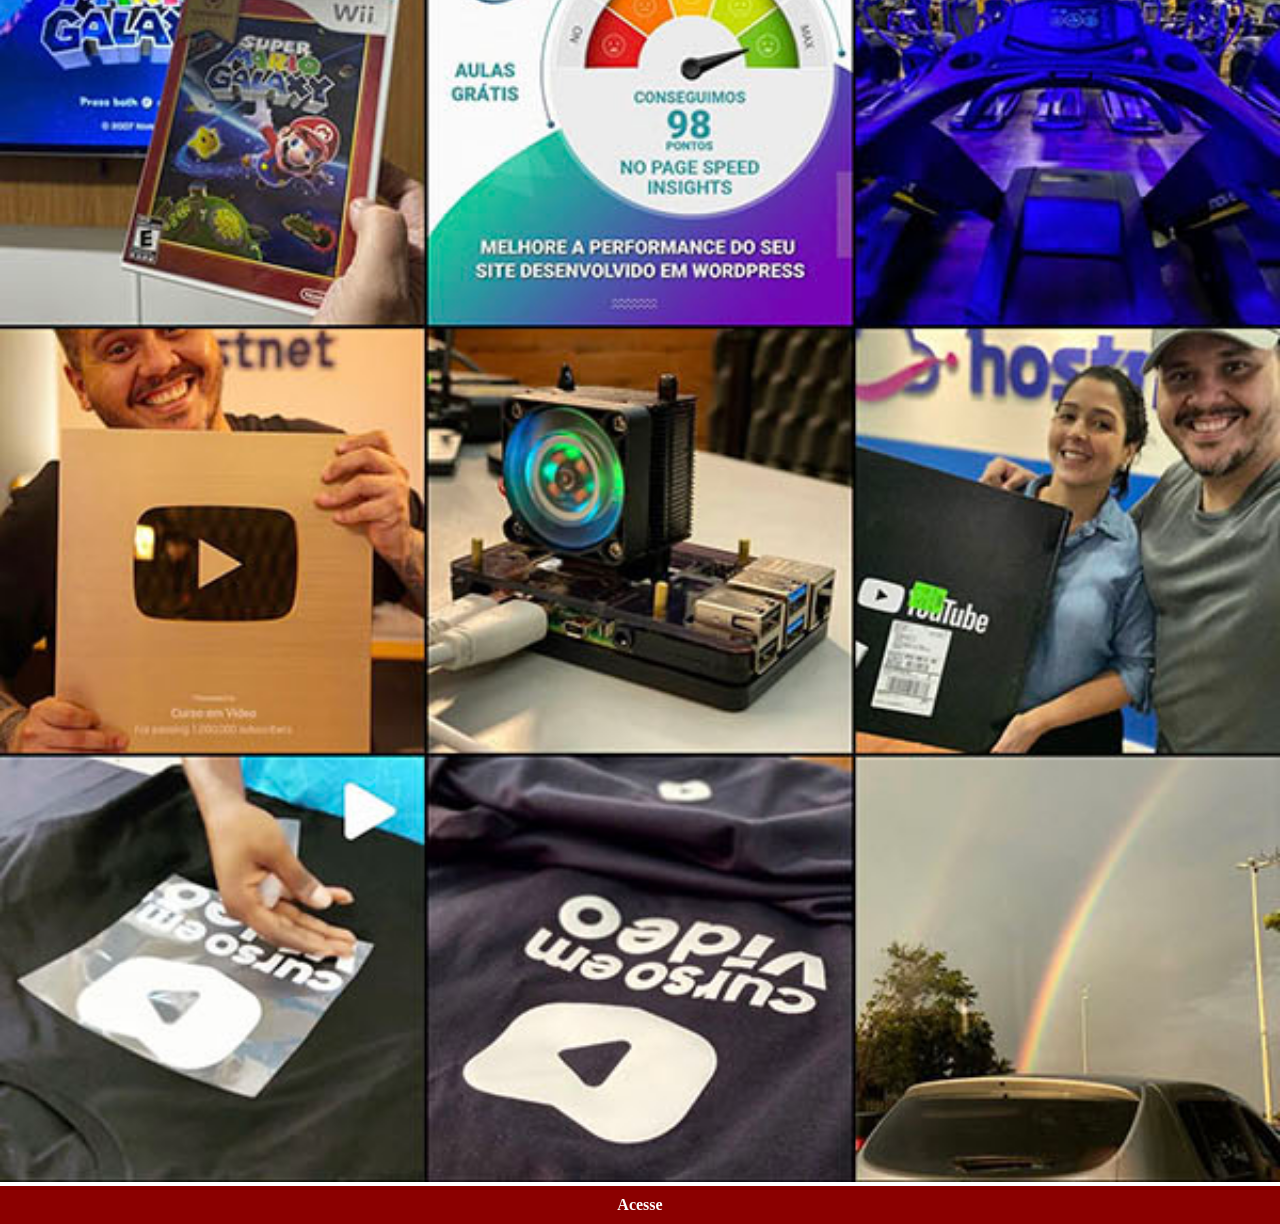
<file: instagram.html>
<!DOCTYPE html>
<html lang="pt-br">
<head>
    <meta charset="UTF-8">
    <meta name="viewport" content="width=device-width, initial-scale=1.0">
    <title>logo-instagram</title>
    <link rel="stylesheet" href="estilos/social.css">
</head>
<body>
    <img src="imagens/tela-instagram.jpg" alt="Youtube">
    <a href="https://www.instagram.com/gustavoguanabara/" target="_blank">Acesse</a>
</body>
</html>
</file>
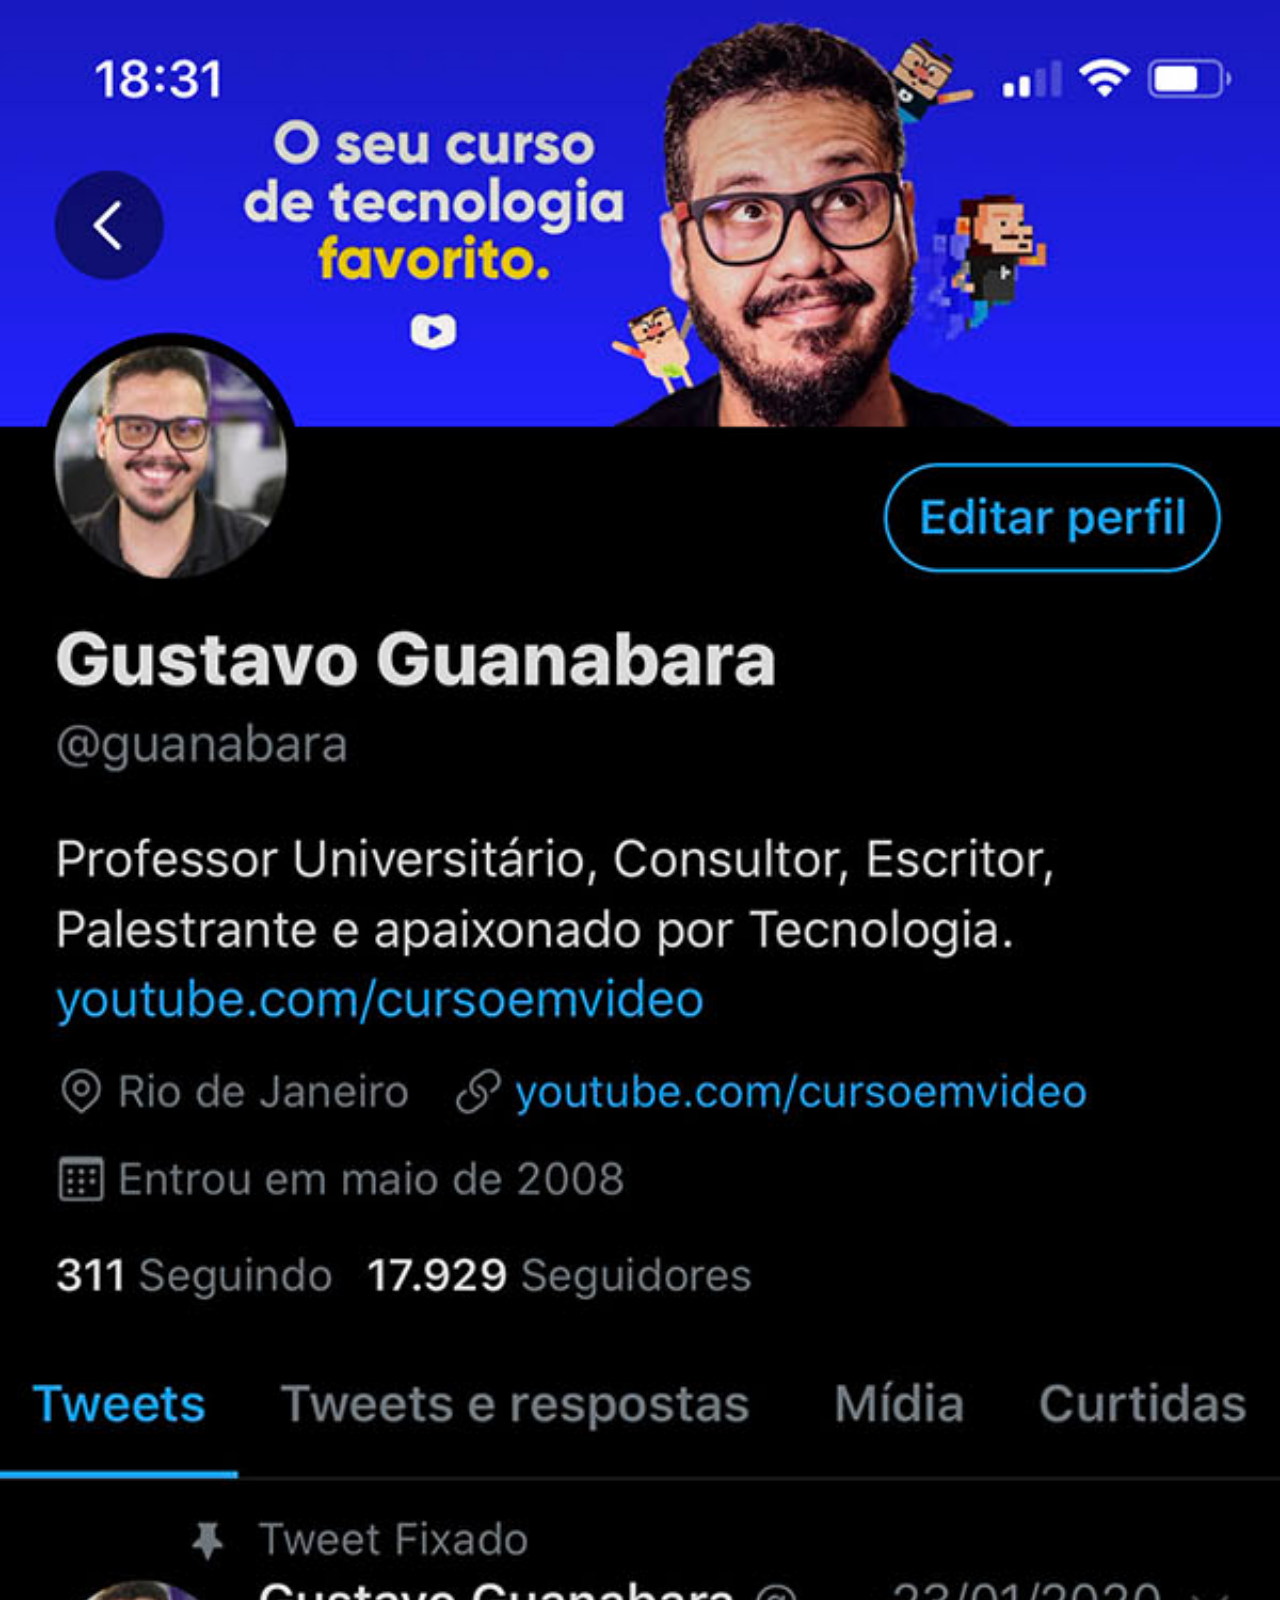
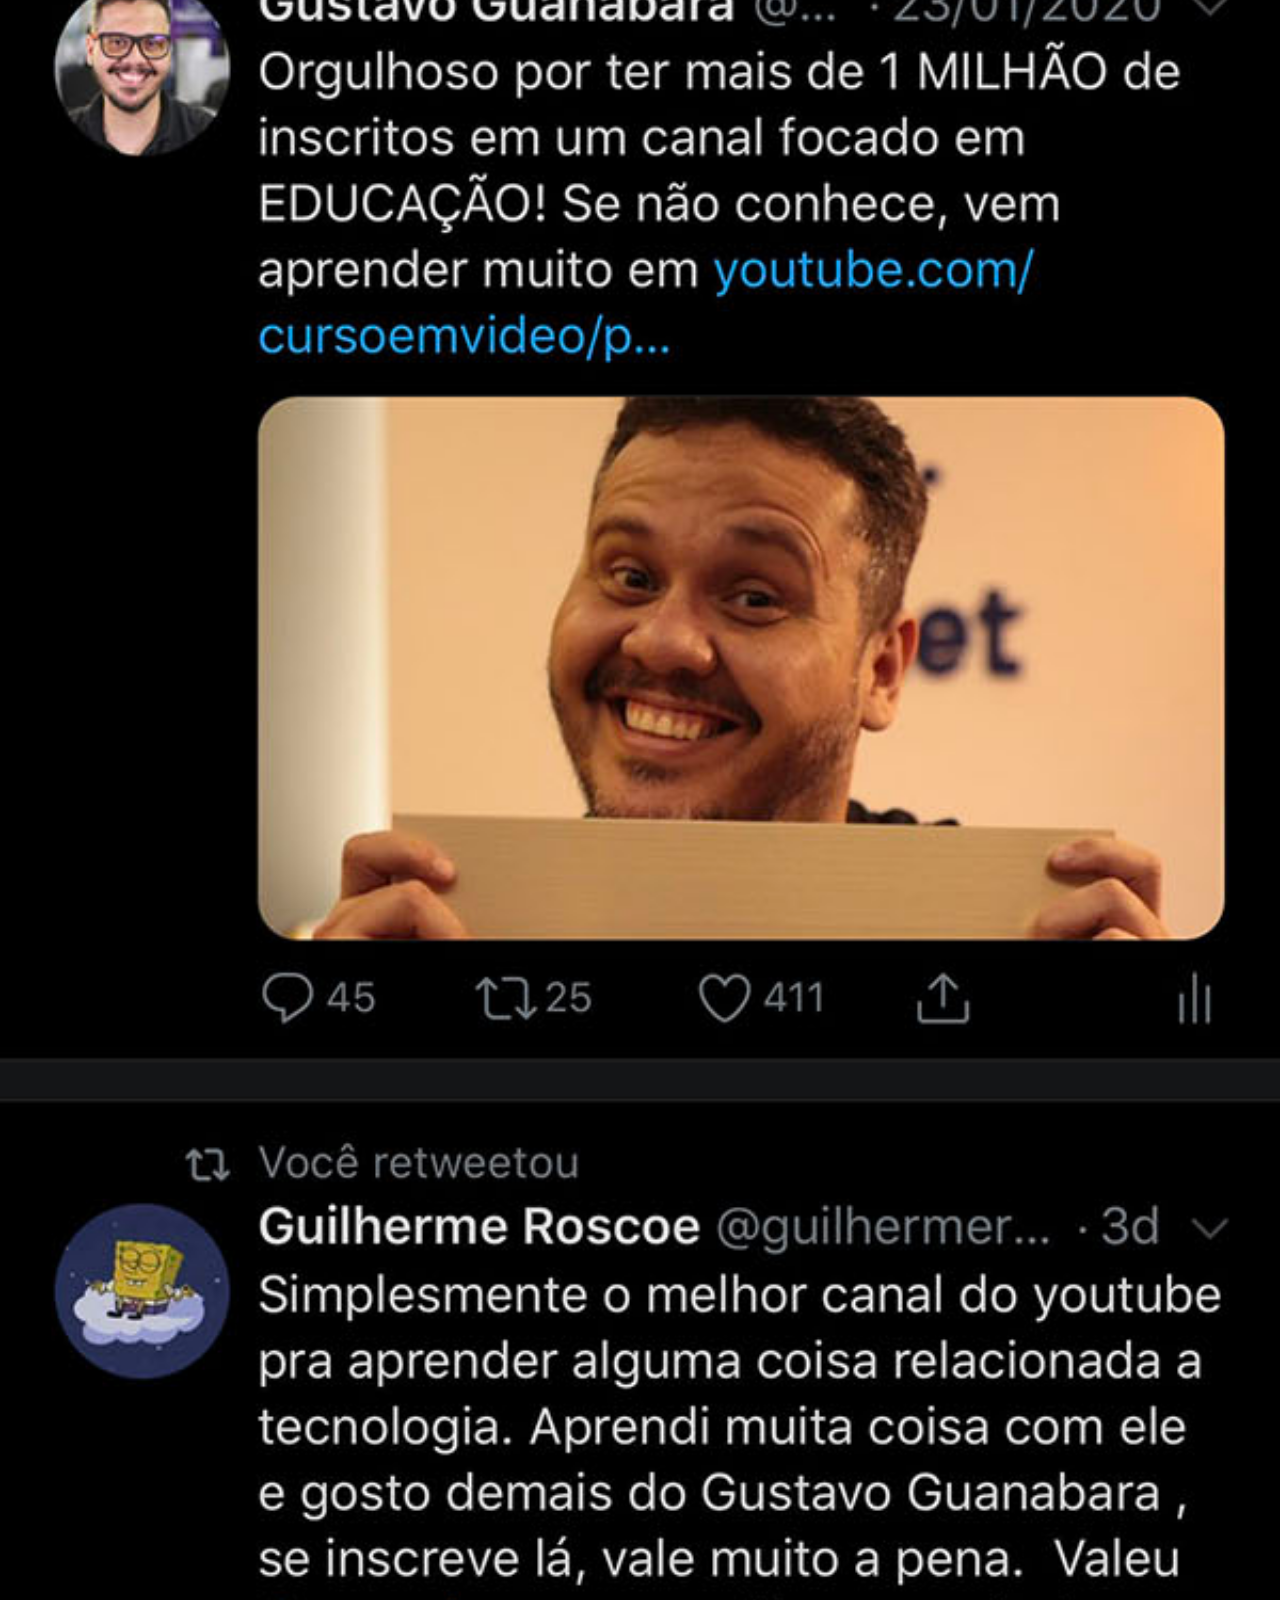
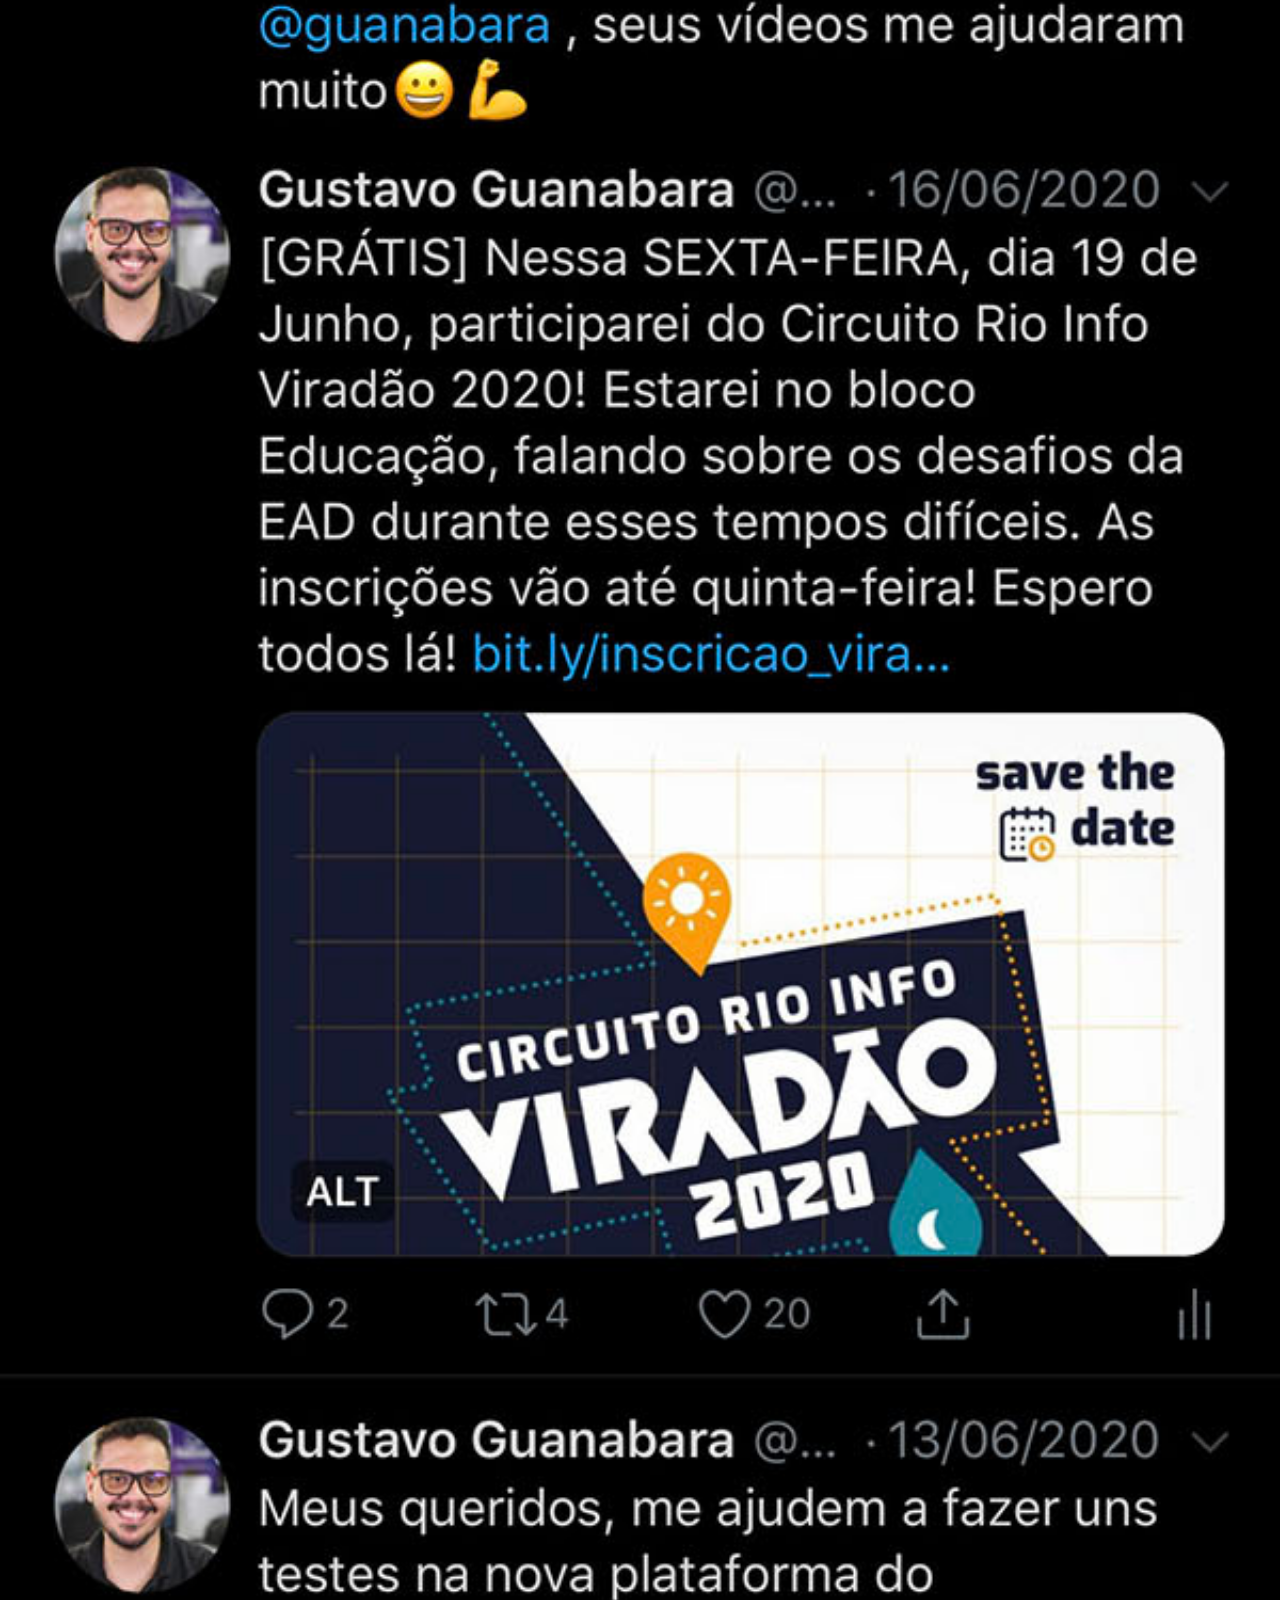
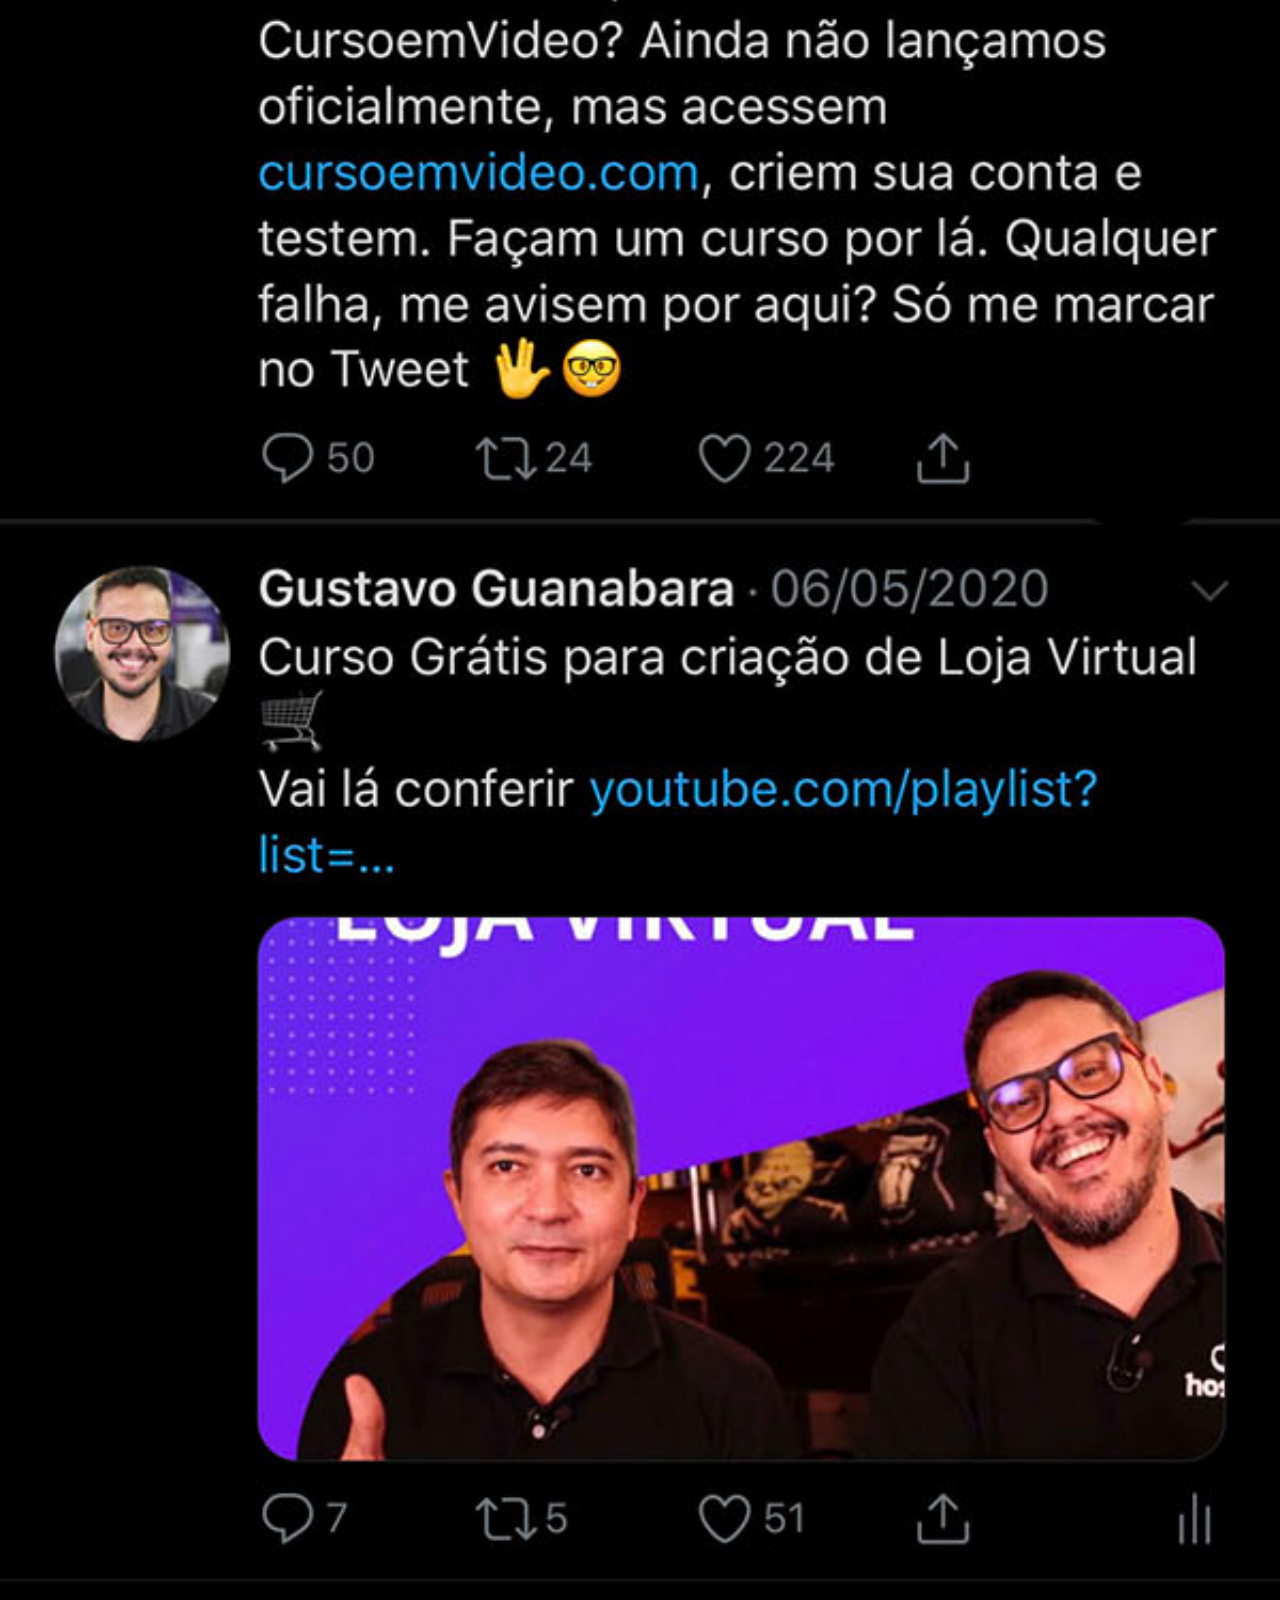
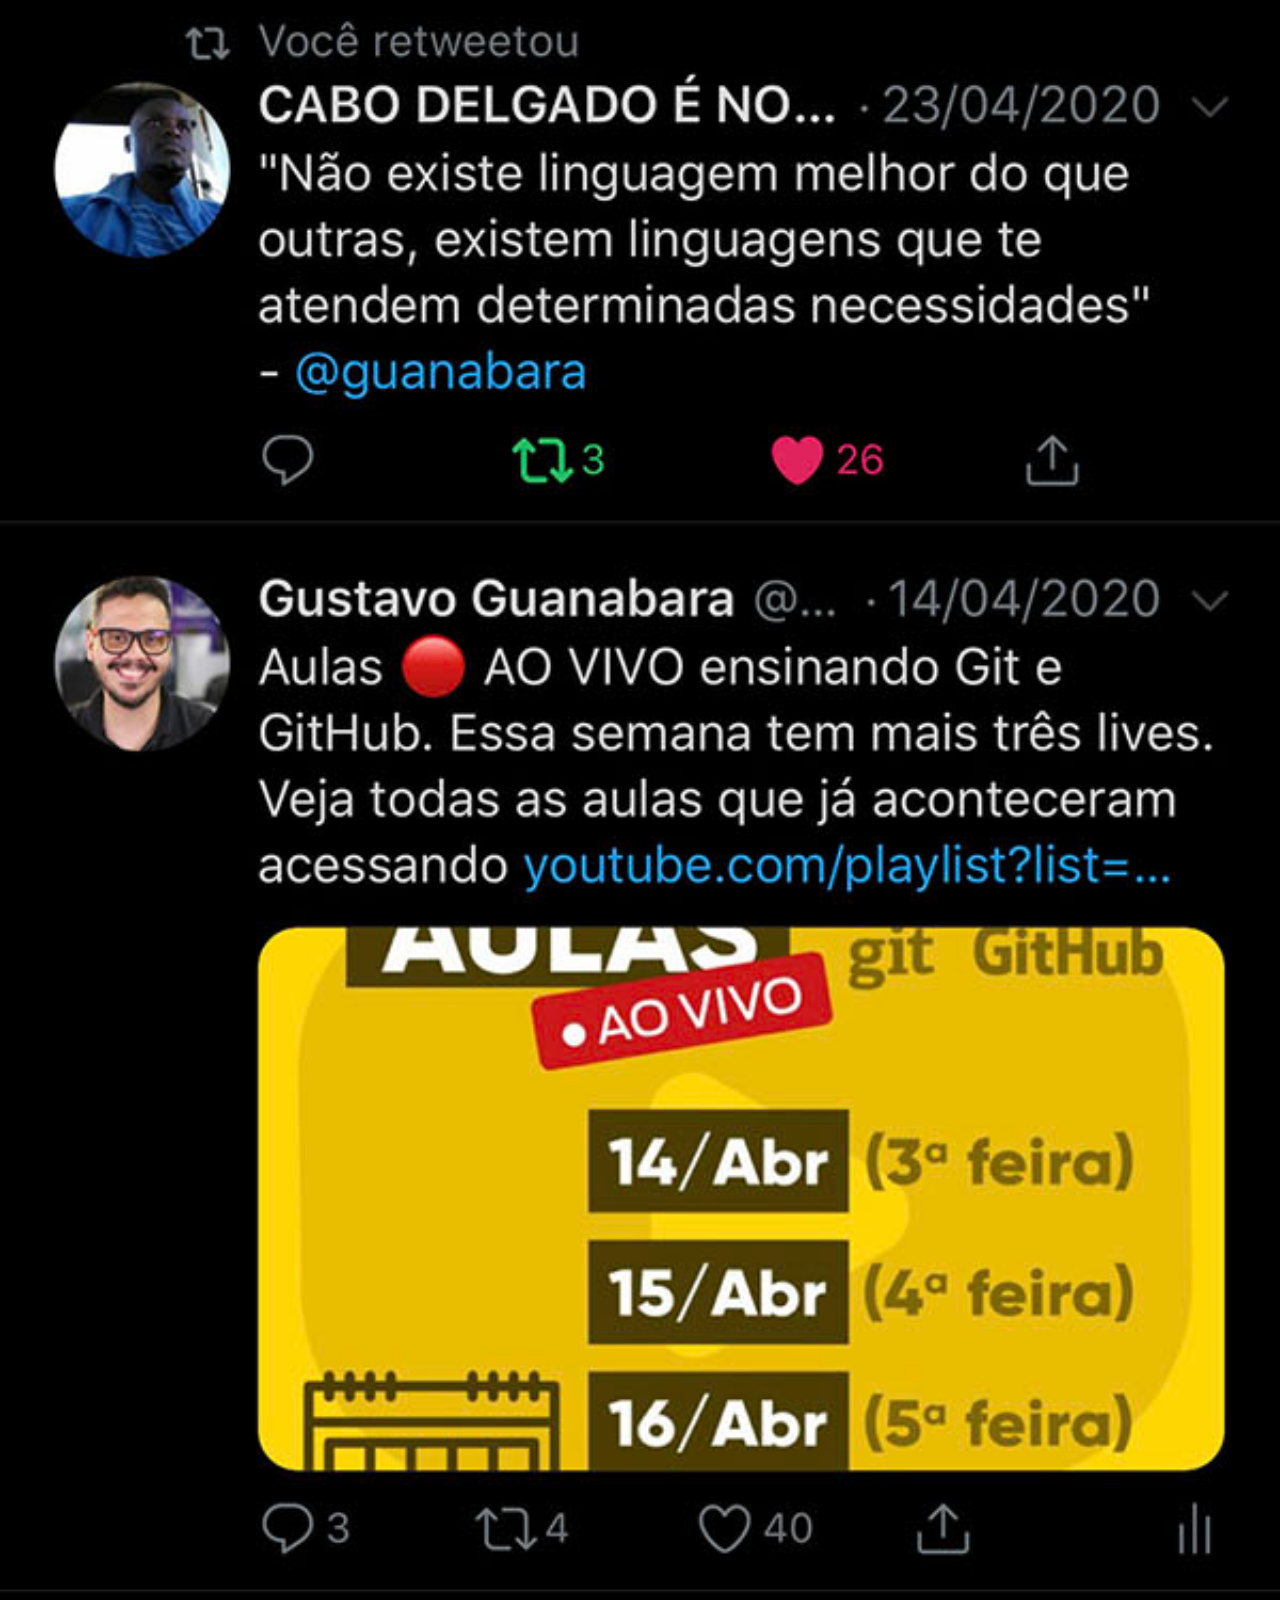
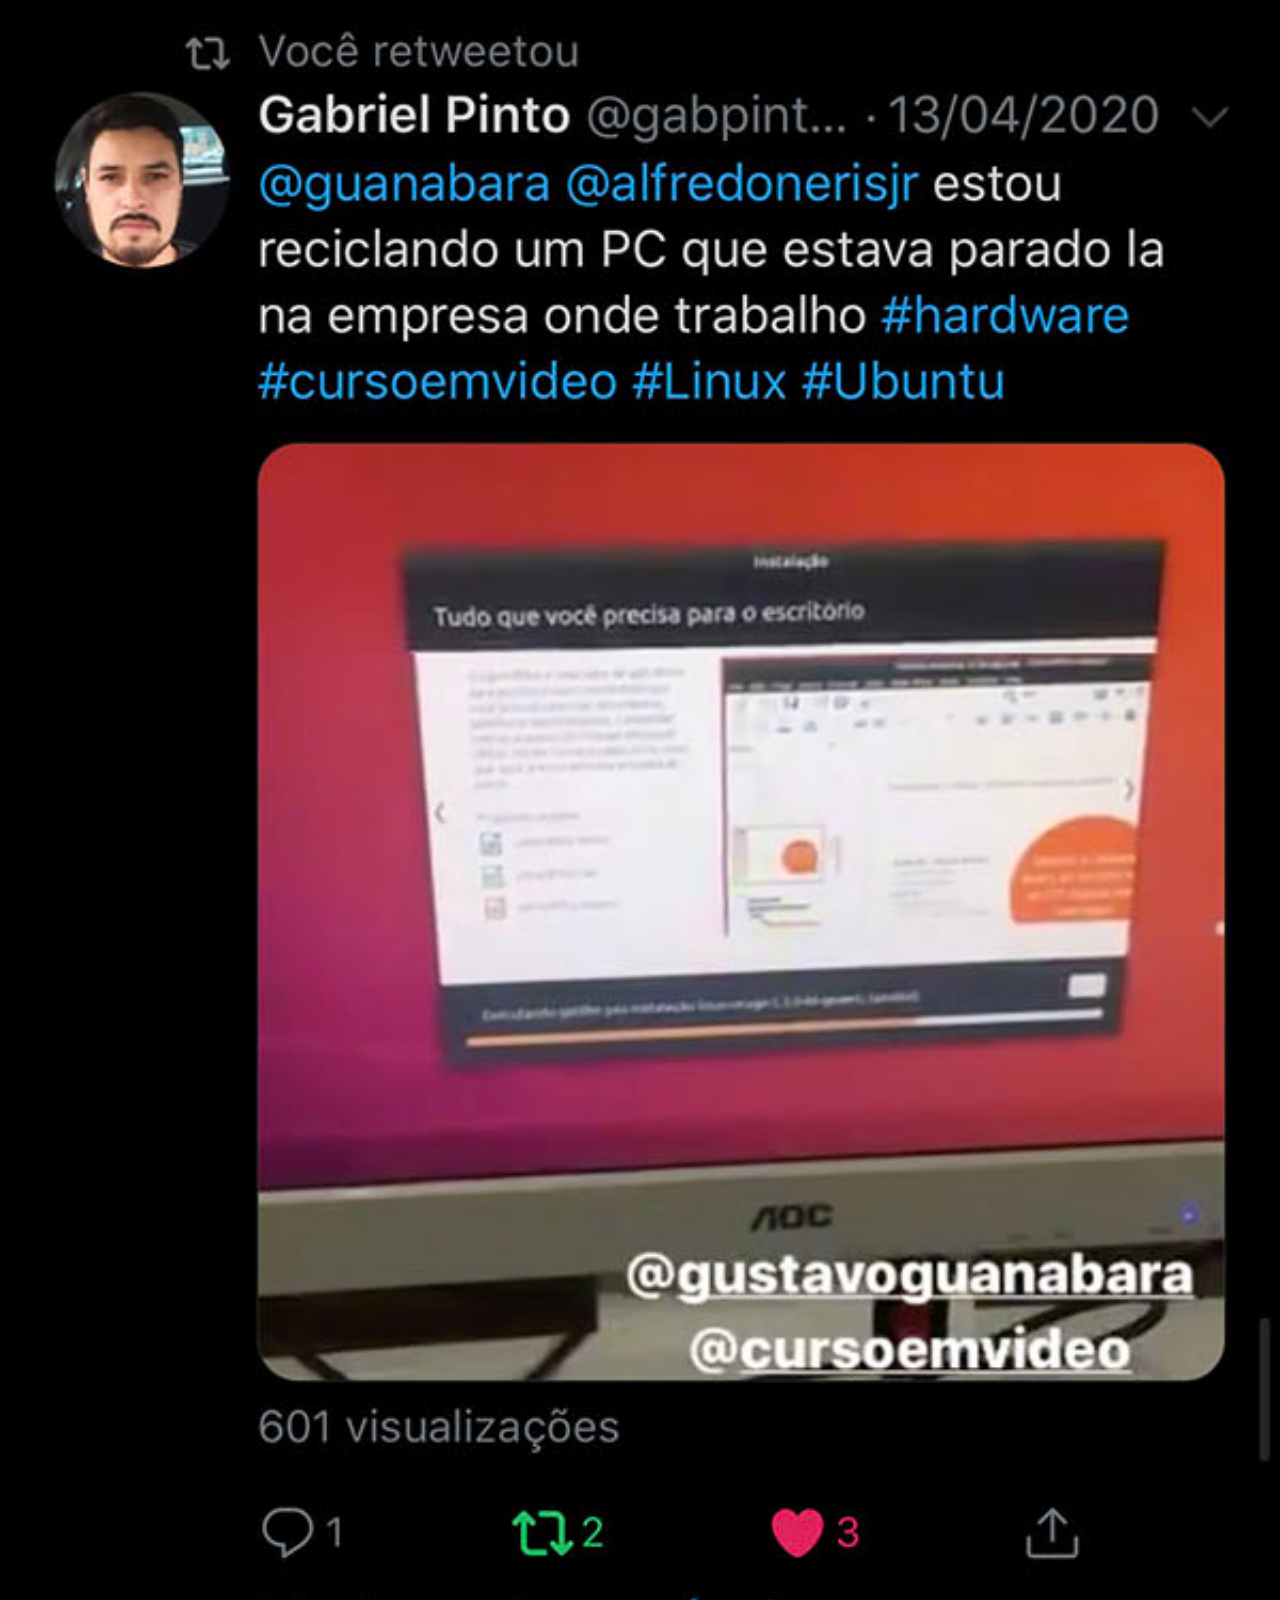
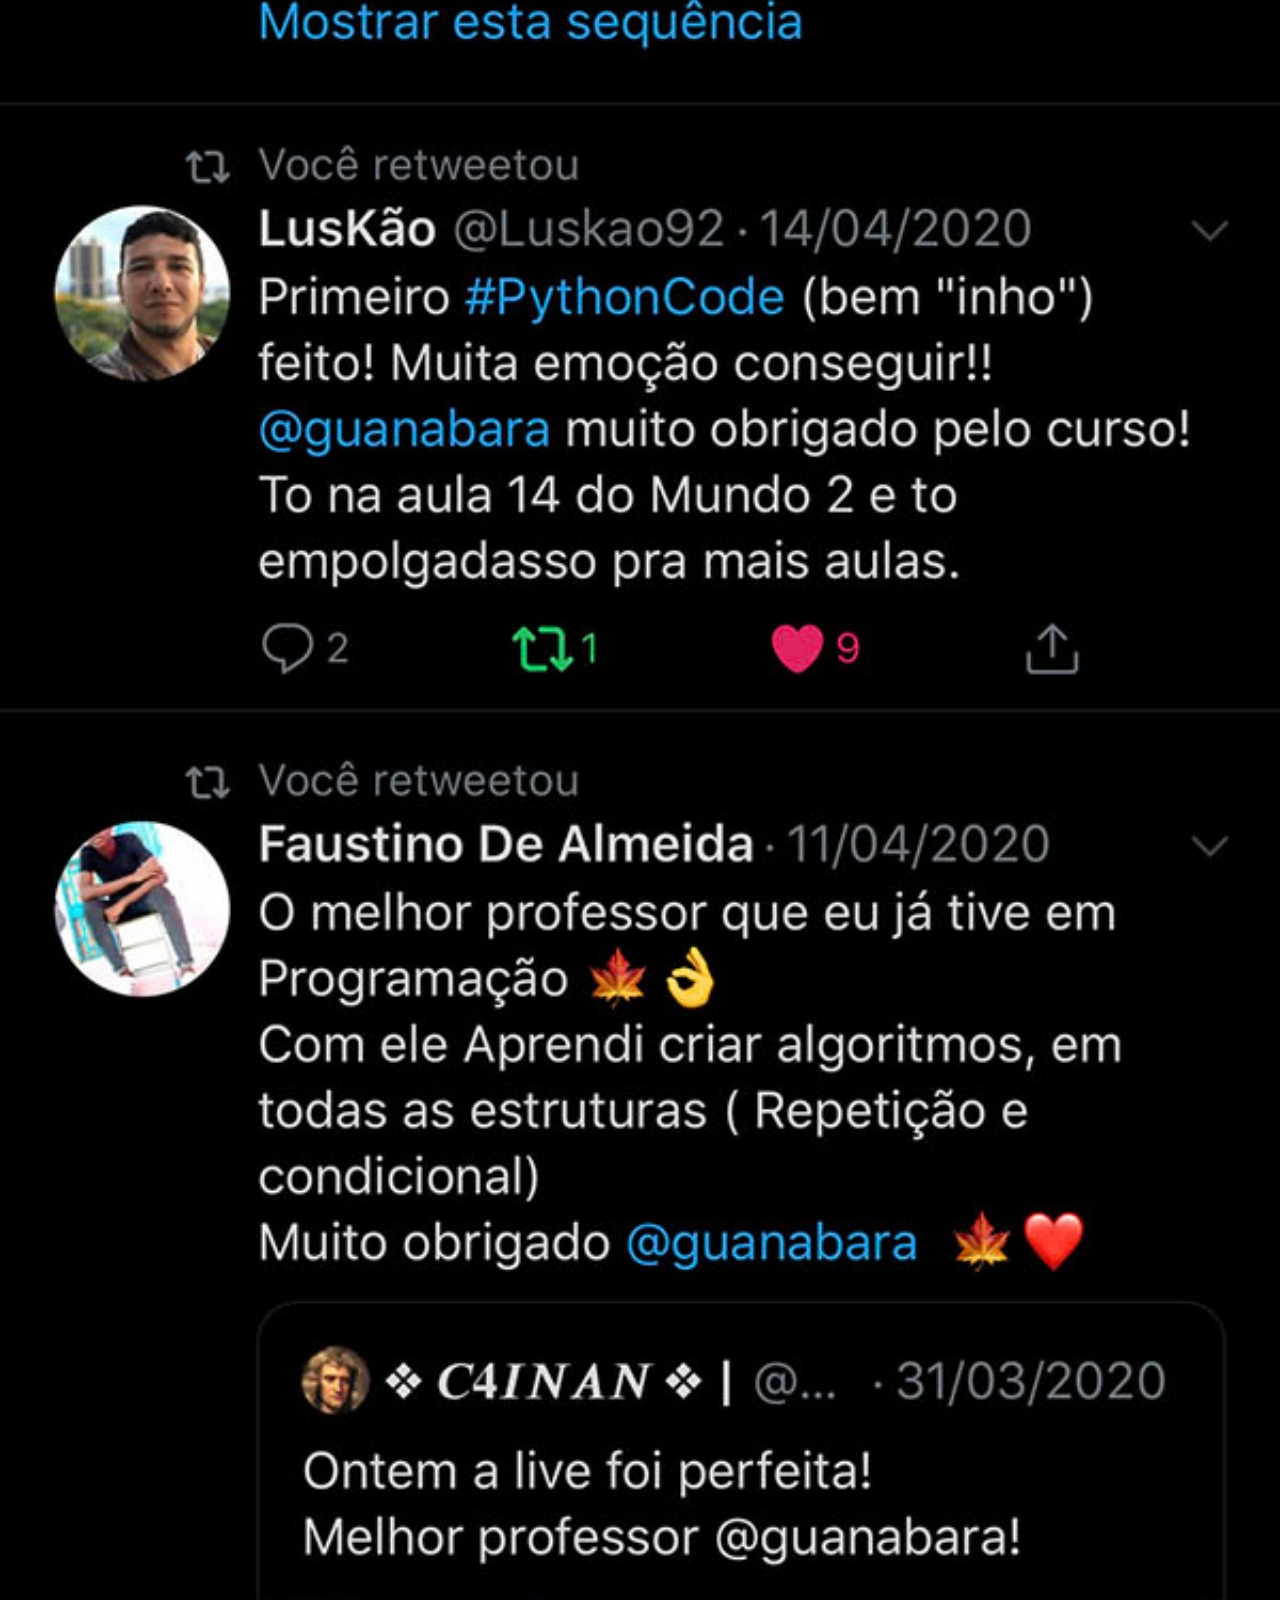
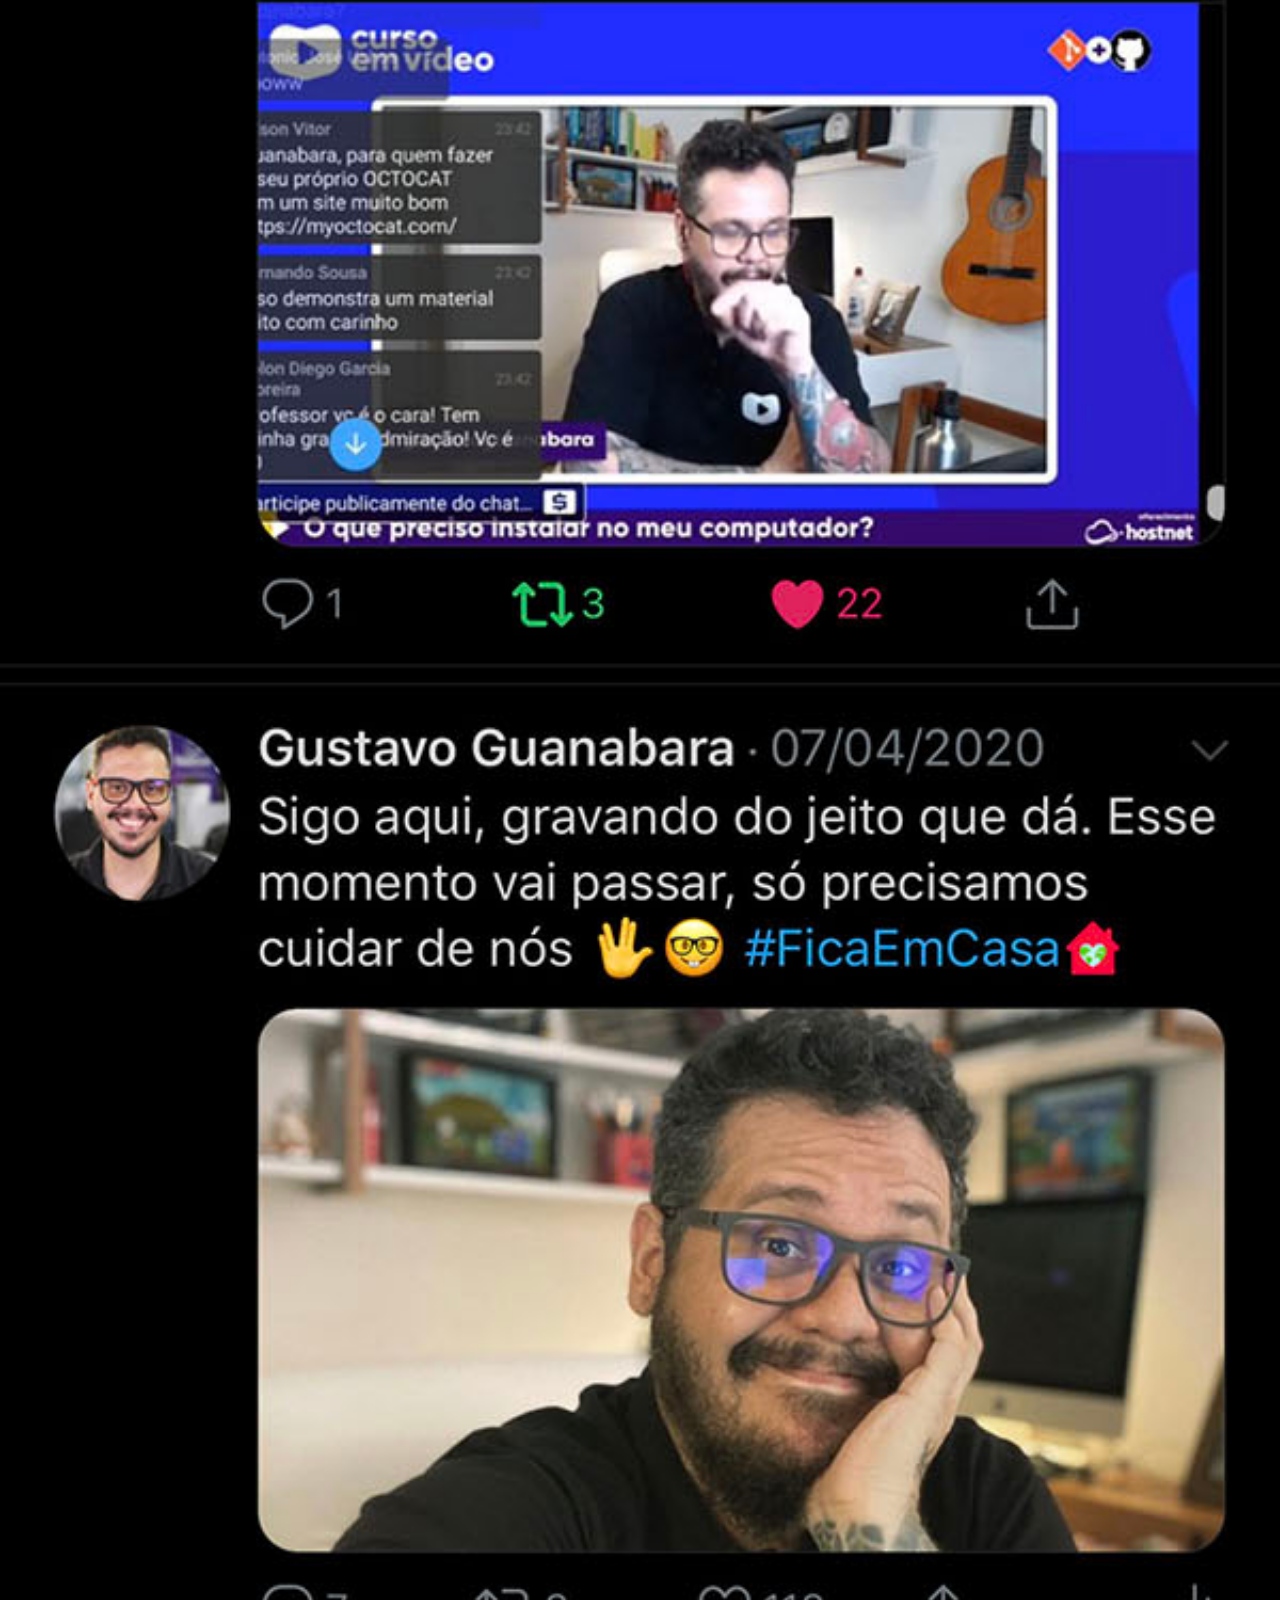
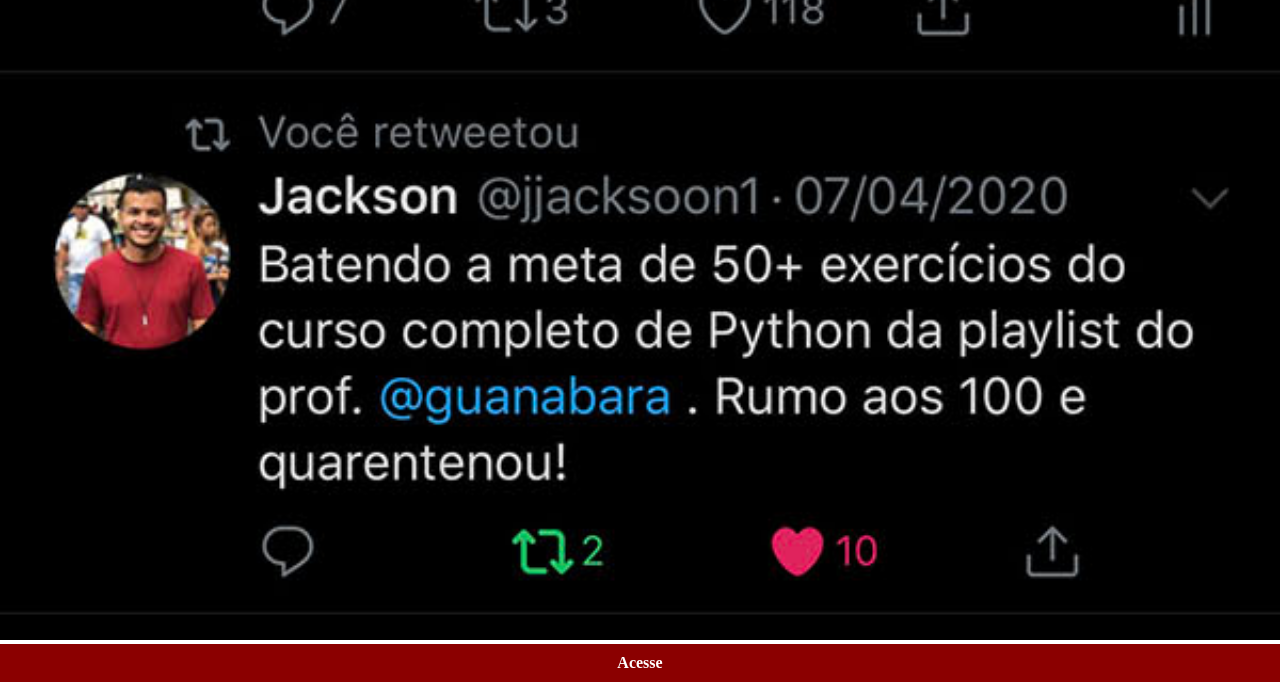
<file: twitter.html>
<!DOCTYPE html>
<html lang="pt-br">
<head>
    <meta charset="UTF-8">
    <meta name="viewport" content="width=device-width, initial-scale=1.0">
    <title>logo-twitter</title>
    <link rel="stylesheet" href="estilos/social.css">
</head>
<body>
    <img src="imagens/tela-twitter.jpg" alt="Youtube">
    <a href="https://x.com/?lang=pt" target="_blank">Acesse</a>
</body>
</html>
</file>
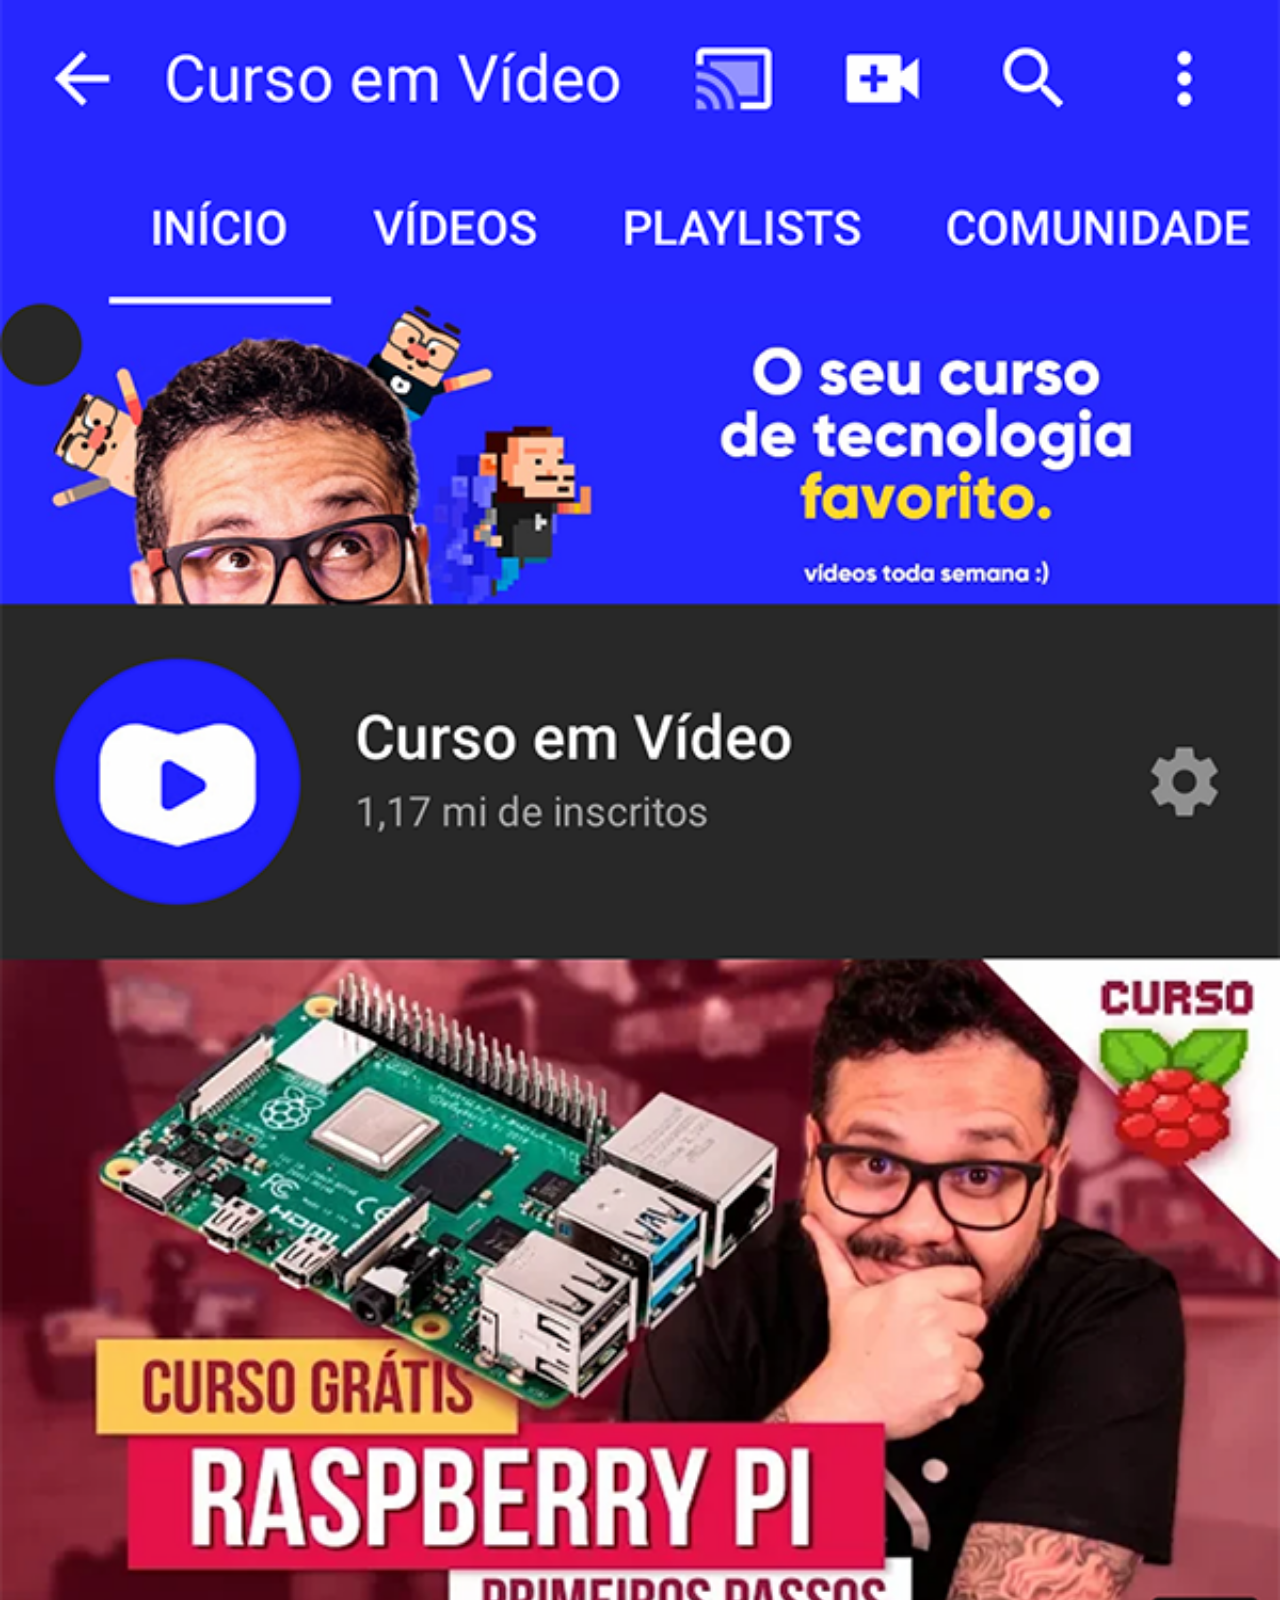
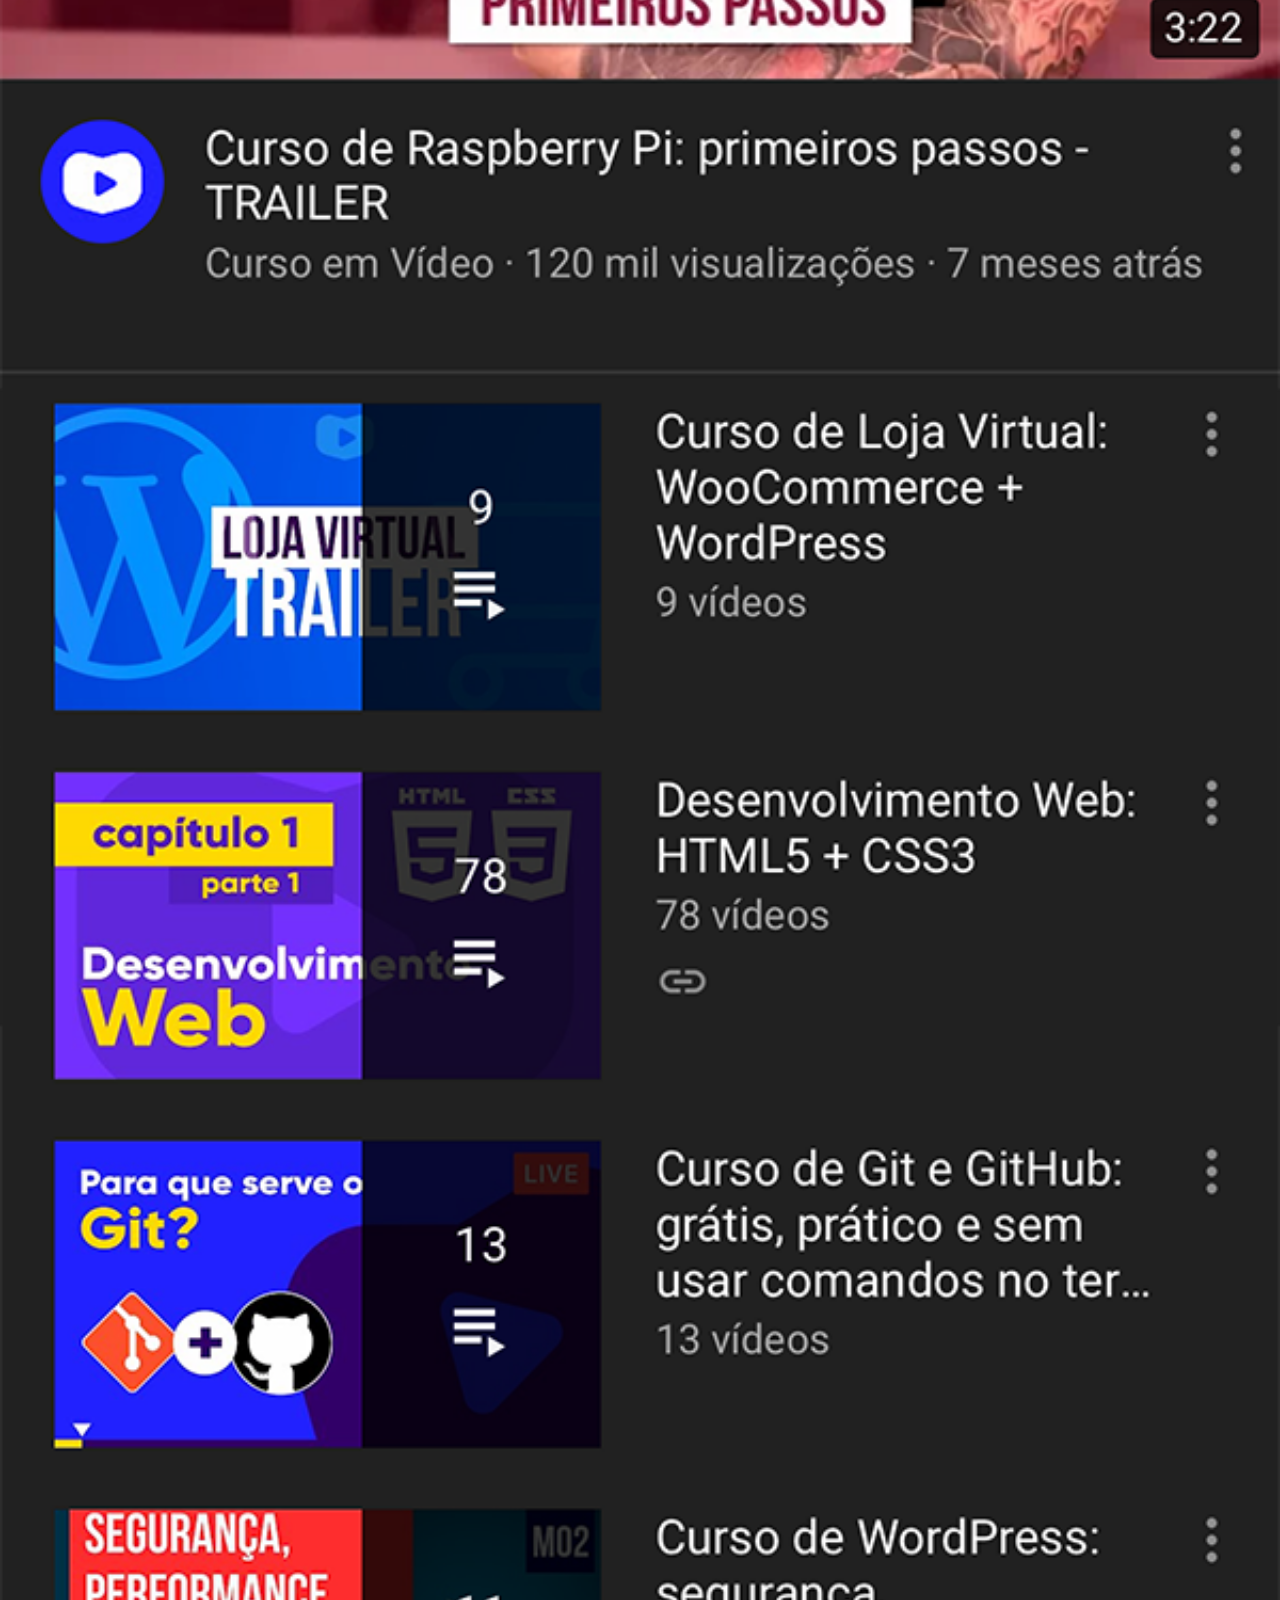
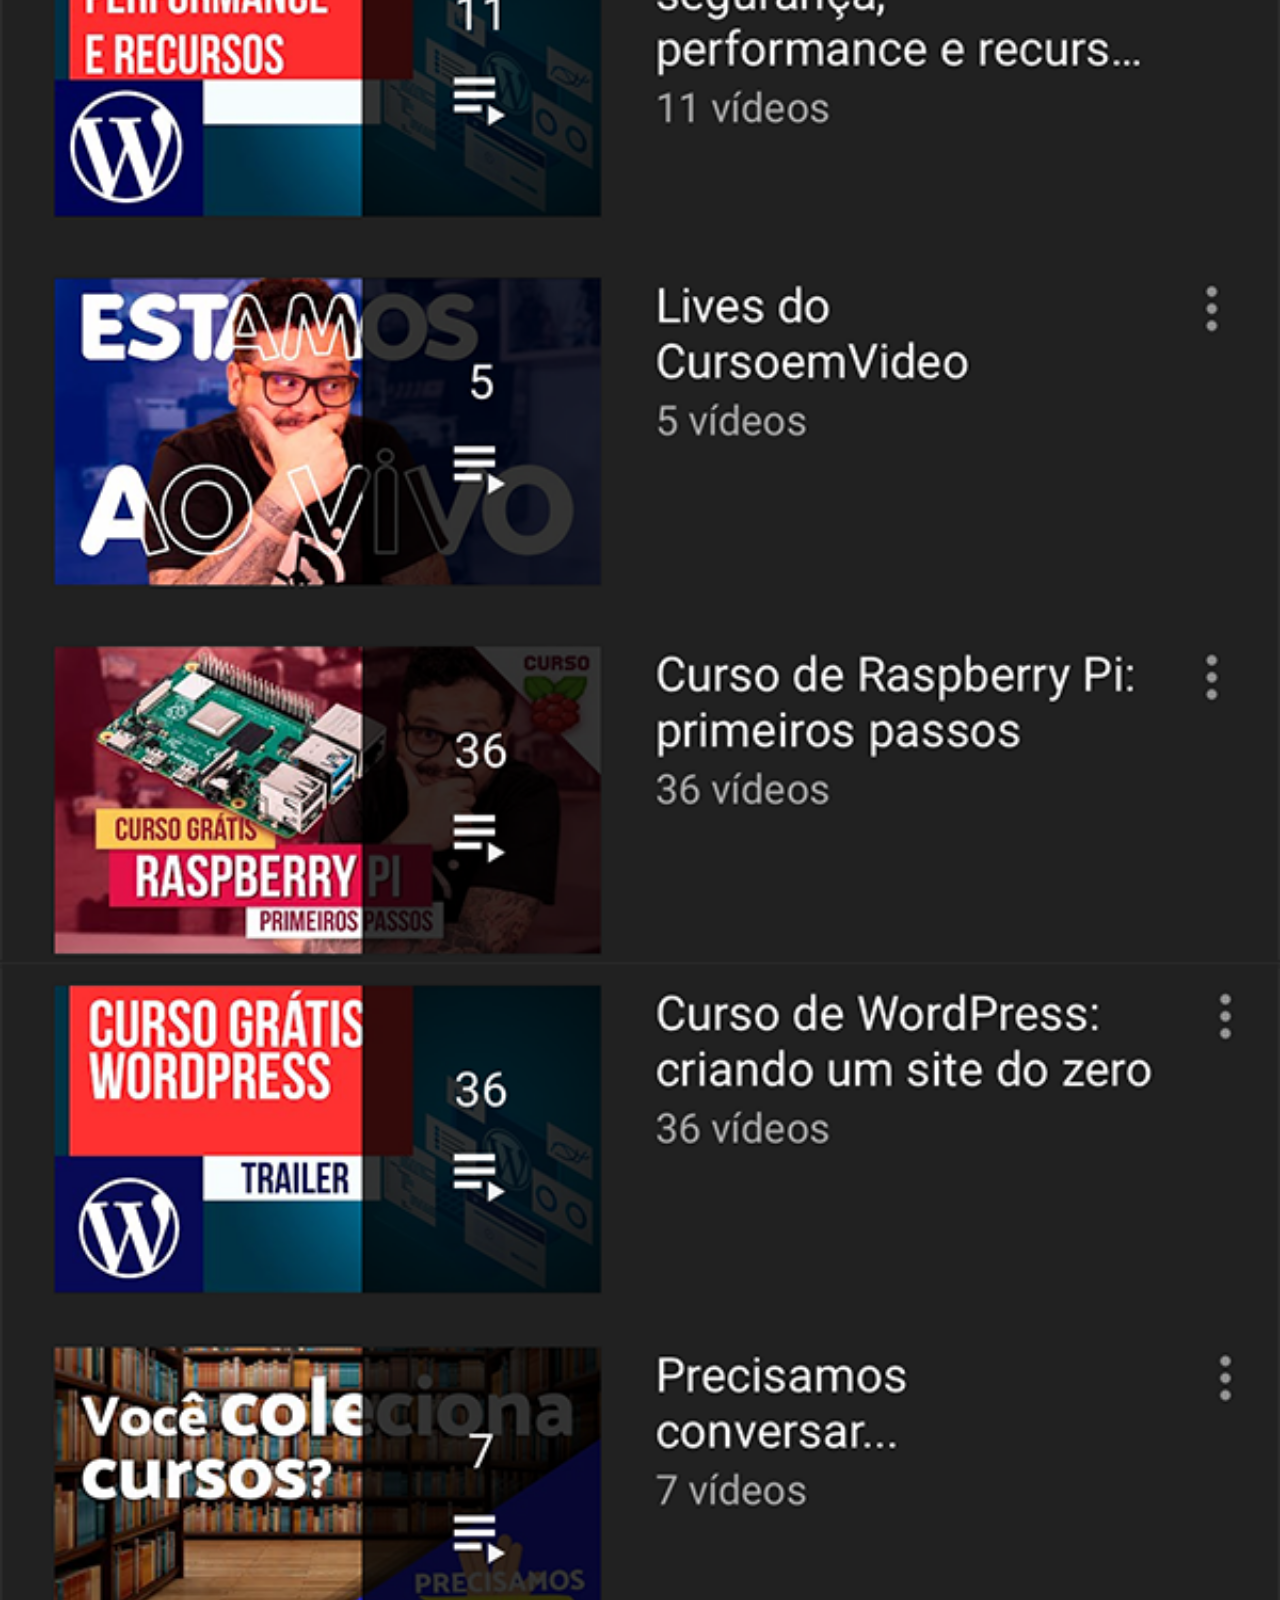
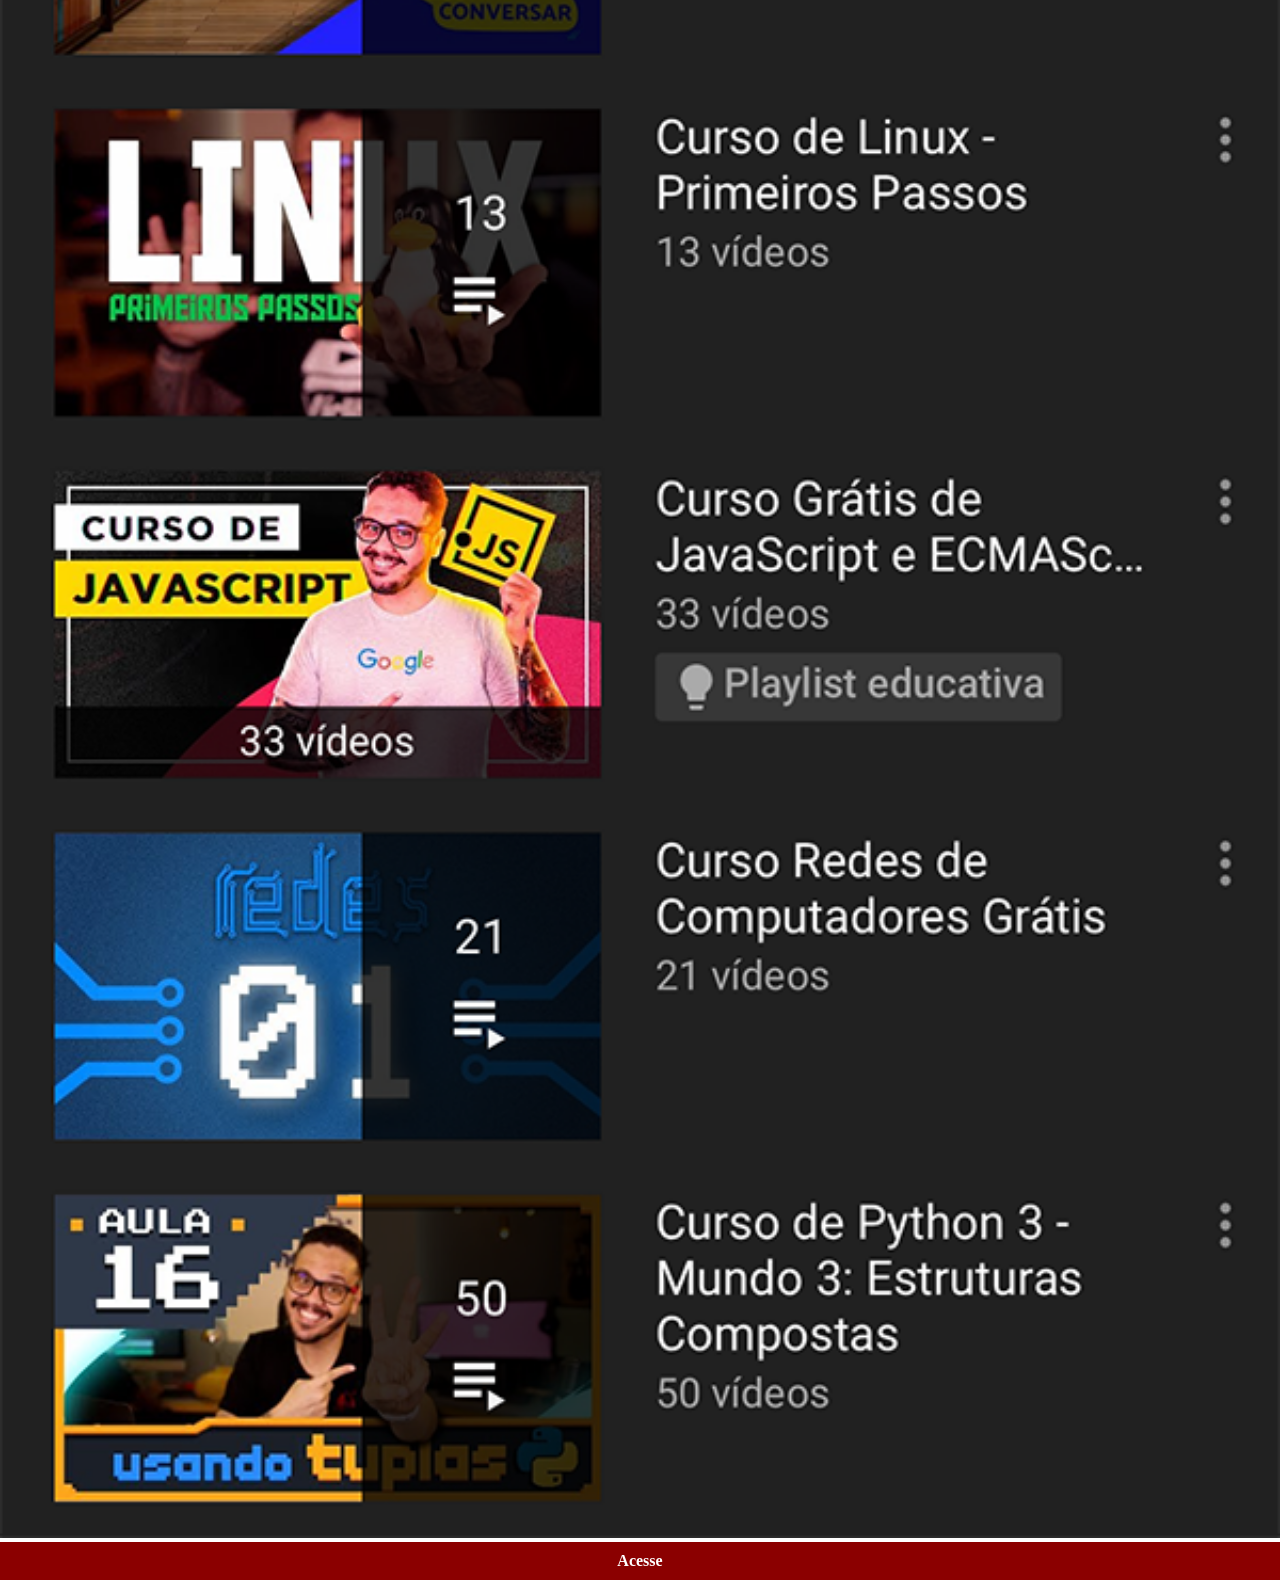
<file: youtube.html>
<!DOCTYPE html>
<html lang="pt-br">
<head>
    <meta charset="UTF-8">
    <meta name="viewport" content="width=device-width, initial-scale=1.0">
    <title>logo-youtube</title>
    <link rel="stylesheet" href="estilos/social.css">
</head>
<body>
    <img src="imagens/tela-youtube.png" alt="Youtube">
    <a href="http://www.youtube.com/@cursoemvideo" target="_blank">Acesse</a>
</body>
</html>
</file>
<file: estilos/style.css>
@charset "UTF-8";

*{
    margin: 0px;
    padding: 0px;
    font-family: Arial, Helvetica, sans-serif;
}

html, body{
    height: 100vh;
    width: 100vw;
    background-color: black;
}

body{
    background-image: url('../imagens/fundo-madeira.jpg');
    background-repeat: no-repeat;
    background-position: top center;
    background-size: cover;
    background-attachment: fixed;
}

main{
    height: 100vh;
    position: relative;
}

section#telefone{
    position: absolute;
    top: 50%;
    left: 50%;
    transform: translate(-50%, -50%);
    
    height: 627px;
    width: 311px;
    background-image: url('../imagens/frame-iphone.png');
    background-repeat: no-repeat;
}

iframe#tela{
    position: relative;
    top: 80px;
    left: 22px;
    width: 267px;
    height: 471px;
}

section#redesociais img{
    width: 50px;
    margin: 10px;
    border-radius: 50%;
    box-shadow: 2px 2px 5px hwb(0 0% 100% / 0.395);
    box-sizing: border-box;
}

section#redesociais{
    text-align: right;
}

section#redesociais img:hover{
    border: 2px solid rgba(255, 255, 255, 0.601);
    transform: translate(-3px -3px);
    box-shadow: 5px 5px 10px rgba(0, 0, 0, 0.636);
    transition: transform .5s;
}
</file>
<file: estilos/social.css>
@charset "UTF-8";

*{
    margin: 0px;
    padding: 0px;
}

::-webkit-scrollbar{
    width: 0px;
    height: 0px;
}

img{
    width: 100vw;
}

a{
    display: block;
    background-color: darkred;
    color: white;
    padding: 10px;
    text-align: center;
    font-weight: bolder;
    text-decoration: none;
}

a:hover{
    background-color: red;
}
</file>
